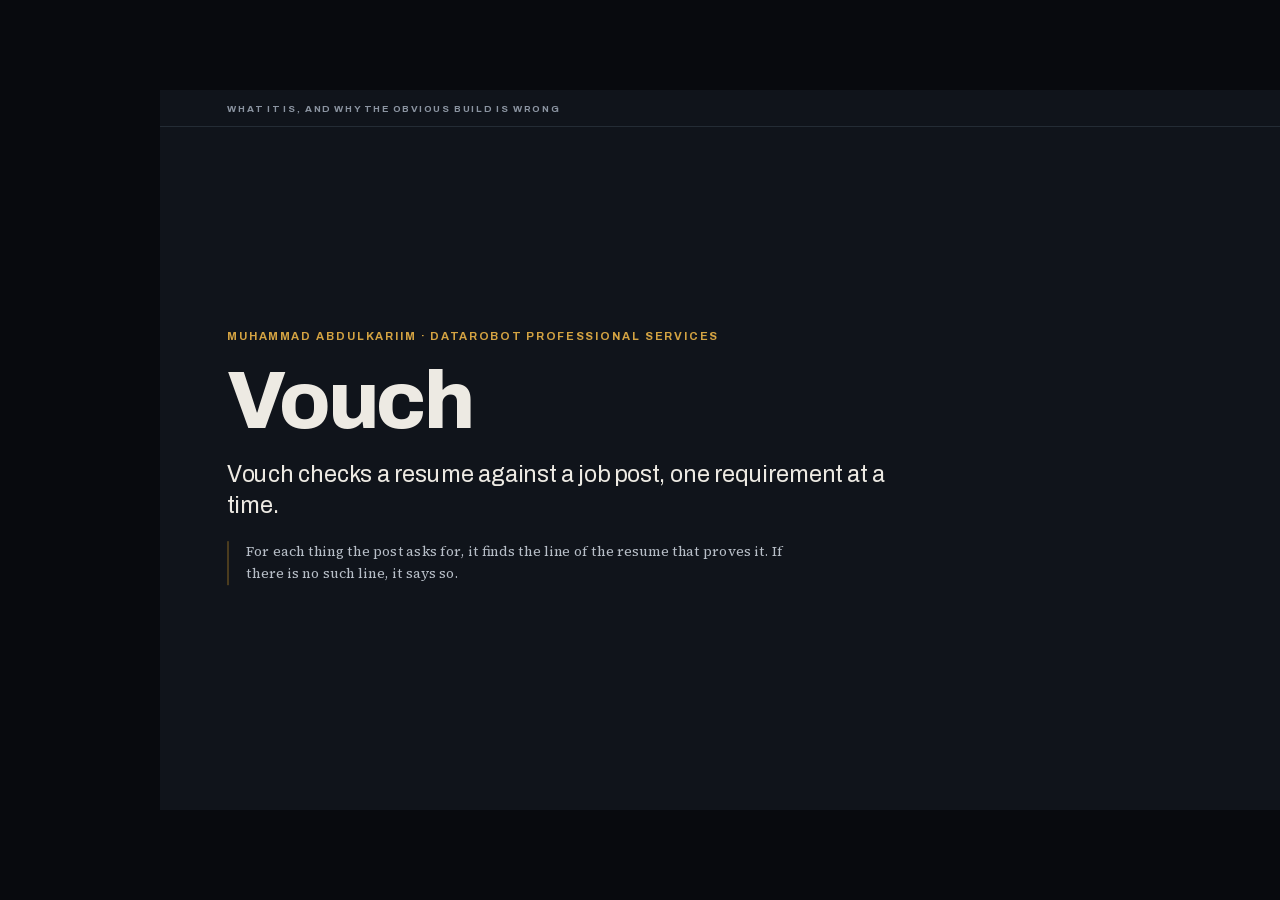
<file: docs/presentation/slides.html>
<!doctype html>
<html lang="en"><head><meta charset="utf-8"><meta name="viewport" content="width=1600"><title>Slides — Vouch</title>
<!-- Generated by build.py from slides.md. Do not edit this file. -->
<style>
@font-face{font-family:"Archivo";font-style:normal;font-weight:400 800;font-stretch:100%;font-display:block;src:url("[data-uri]") format("woff2")}
@font-face{font-family:"Source Serif 4";font-style:italic;font-weight:400;font-stretch:100%;font-display:block;src:url("[data-uri]") format("woff2")}
@font-face{font-family:"Source Serif 4";font-style:normal;font-weight:400 600;font-stretch:100%;font-display:block;src:url("[data-uri]") format("woff2")}
/* ============================================================================
   Vouch — design tokens
   ----------------------------------------------------------------------------
   Every value the UI uses. If you need one that is not in here, that is a bug
   in this file — say so. Do not invent one.

   Dark theme. There is no light theme and there is no toggle.

   Decision 0002: nothing leaves the machine. No web fonts, no CDN, no external
   asset. This file has no @import and no url() that points off disk.

   HOW THIS FILE IS ORGANISED
   ---------------------------------------------------------------------------
   Two layers, and you normally only touch the first:

     1. ROLES    --v-ink-2, --v-bg-1, --v-shown. Named for the job they do.
                 Reach for these. They are what the design is written in.

     2. STEPS    --v-ink-700, --v-bg-212. Named for their own lightness.
                 There when you are matching an artboard pixel for pixel and
                 the role you want does not exist yet. Every step below is
                 one that an artboard in design/canvas/ actually uses.

   A role is an alias for a step. They are never two different colours.
   ========================================================================= */

:root {

  /* ==========================================================================
     1 · GROUND AND INK
     ----------------------------------------------------------------------
     Cool near-black, hue 250. The contrast is deliberately pulled back:
     full white on near-black was too hard to read for long. --v-ink stops
     at 0.915, not 1.0, and the surfaces sit close together.

     Do not push these apart again.
     ====================================================================== */

  /* --- surfaces, the roles ---------------------------------------------- */
  --v-bg-0:        oklch(0.180 0.008 250);  /* app ground                    */
  --v-bg-1:        oklch(0.215 0.008 250);  /* panels, the header, cards     */
  --v-bg-2:        oklch(0.250 0.008 250);  /* quote blocks, filled fields   */
  --v-bg-3:        oklch(0.290 0.009 250);  /* hover, pressed                */

  /* --- surfaces, every step the artboards use ---------------------------- */
  --v-bg-190:      oklch(0.190 0.008 250);  /* a trough a control sits in    */
  --v-bg-205:      oklch(0.205 0.008 250);  /* an inset well: the drop zone,
                                               the empty paste box, the
                                               resume text                   */
  --v-bg-212:      oklch(0.212 0.008 250);  /* a row in a list, a table cell */
  --v-bg-225:      oklch(0.225 0.008 250);  /* the footer strip on a card    */
  --v-bg-232:      oklch(0.232 0.008 250);  /* the "write this" cell         */
  --v-bg-235:      oklch(0.235 0.008 250);  /* a chip on something waiting   */
  --v-bg-252:      oklch(0.252 0.008 250);  /* the quote block in the panel  */
  --v-bg-265:      oklch(0.265 0.008 250);  /* a chip on something settled   */

  /* --- lines ------------------------------------------------------------- */
  --v-line:        oklch(0.300 0.009 250);  /* dividers on the page          */
  --v-line-panel:  oklch(0.285 0.009 250);  /* dividers inside the panel.
                                               One step softer, because the
                                               panel is small and busy.      */
  --v-line-strong: oklch(0.400 0.011 250);  /* field borders, dashed drops   */
  --v-line-270:    oklch(0.270 0.009 250);  /* the border of a dead control  */
  --v-line-330:    oklch(0.330 0.010 250);  /* a quiet pill button           */
  --v-line-340:    oklch(0.340 0.010 250);  /* the paste box                 */
  --v-line-380:    oklch(0.380 0.011 250);  /* a second button in the panel  */

  /* --- ink, the roles ---------------------------------------------------- */
  --v-ink:         oklch(0.915 0.005 250);  /* primary text                  */
  --v-ink-2:       oklch(0.760 0.010 250);  /* explanations                  */
  --v-ink-3:       oklch(0.620 0.010 250);  /* labels, secondary notes       */
  --v-ink-4:       oklch(0.500 0.010 250);  /* waiting, disabled             */
  --v-ink-strong:  oklch(0.940 0.005 250);  /* the one sentence under the
                                               answer, and text on a wash    */
  --v-ink-on-light:oklch(0.180 0.008 250);  /* text on a --v-ink button.
                                               Same value as --v-bg-0.       */

  /* --- ink, every step the artboards use --------------------------------- */
  --v-ink-970:     oklch(0.970 0.004 250);  /* selected text                 */
  --v-ink-900:     oklch(0.900 0.005 250);  /* a line you are told to fix    */
  --v-ink-860:     oklch(0.860 0.008 250);  /* a second button's label       */
  --v-ink-800:     oklch(0.800 0.010 250);  /* the meta beside "Working"     */
  --v-ink-780:     oklch(0.780 0.010 250);  /* body inside a panel warning   */
  --v-ink-720:     oklch(0.720 0.010 250);  /* a count's label in the panel  */
  --v-ink-700:     oklch(0.700 0.010 250);  /* secondary prose on the page   */
  --v-ink-680:     oklch(0.680 0.010 250);  /* a note under an item          */
  --v-ink-660:     oklch(0.660 0.010 250);  /* the trace, before and after   */
  --v-ink-640:     oklch(0.640 0.010 250);  /* the "do not write this" cell  */
  --v-ink-600:     oklch(0.600 0.010 250);  /* small labels in the panel     */
  --v-ink-560:     oklch(0.560 0.010 250);  /* small labels on the page      */
  --v-ink-540:     oklch(0.540 0.010 250);  /* the faintest readable note    */
  --v-ink-520:     oklch(0.520 0.010 250);  /* the badge when it is asleep   */
  --v-ink-440:     oklch(0.440 0.010 250);  /* meta on a --v-ink button      */
  --v-ink-350:     oklch(0.350 0.010 250);  /* the mark on something not yet
                                               answered. Barely there.       */
  --v-ink-300:     oklch(0.300 0.010 250);  /* an unlit tick on the meter    */

  /* ==========================================================================
     2 · THE THREE ANSWERS. NEVER A FOURTH.
     ----------------------------------------------------------------------
     The mark carries the meaning: full bracket, half bracket, empty bracket.
     Colour is the second signal, never the only one. Test it with colour off.

     "Does not show" has no hue ON PURPOSE. Do not make it red. Nothing went
     wrong — the resume just does not say it.
     ====================================================================== */

  --v-shown:       oklch(0.790 0.125 160);
  --v-shown-wash:  oklch(0.238 0.016 160);  /* behind a quoted line          */

  --v-partly:      oklch(0.815 0.125 80);
  --v-partly-wash: oklch(0.242 0.016 80);

  --v-not:         oklch(0.620 0.010 250);  /* the same value as --v-ink-3   */
  --v-not-wash:    oklch(0.235 0.008 250);

  /* ==========================================================================
     3 · THE AGENT ACCENT (rose)
     ----------------------------------------------------------------------
     RESERVED. Rose means one thing: the app is working on this right now.
     When the run finishes, the rose leaves the screen.

     It is never an answer, never a plain button, never decoration.
     ====================================================================== */

  --v-agent:       oklch(0.760 0.130 330);  /* the bar, the dot, the mark    */
  --v-agent-bright:oklch(0.840 0.110 330);  /* text on a wash, link hover    */
  --v-agent-hover: oklch(0.700 0.130 330);  /* a link's underline on hover   */
  --v-agent-dim:   oklch(0.470 0.080 330);  /* the trace's left edge         */
  --v-agent-track: oklch(0.320 0.028 330);  /* the groove under the bar      */
  --v-agent-wash:  oklch(0.265 0.038 330);  /* the "working" callout         */
  --v-agent-row:   oklch(0.245 0.026 330);  /* the one row being worked on   */

  /* ==========================================================================
     4 · WHEN SOMETHING GOES WRONG
     ----------------------------------------------------------------------
     Red lives here and nowhere else. An answer is never red.
     ====================================================================== */

  --v-error:       oklch(0.780 0.130 25);   /* the heading, the status word  */
  --v-error-text:  oklch(0.800 0.020 25);   /* the detail line               */
  --v-error-line:  oklch(0.440 0.030 25);   /* "Start again" border          */
  --v-error-wash:  oklch(0.265 0.048 25);   /* the whole callout             */
  --v-error-code:  oklch(0.225 0.028 25);   /* the detail block, panel       */
  --v-error-code-page: oklch(0.215 0.022 25); /* the detail block, page.
                                               Darker: the page's callout
                                               is already a lighter wash.    */
  --v-ink-on-error: oklch(0.900 0.010 250); /* "Start again". --v-ink-900
                                               with a little more chroma, so
                                               it does not go flat and grey
                                               against the red wash.         */

  /* ==========================================================================
     5 · THE ANSWER MARK
     ----------------------------------------------------------------------
     Two brackets and a fill bar. Built from three absolutely-positioned
     pieces inside a square box: a left arm, a right arm, and a fill that
     rises from the bottom to 100% / 50% / 0%.

     The fill level is what survives greyscale and colour blindness.
     Three sizes, and each one has its own arm width and stroke. Do not
     scale one of the others with a transform — the stroke goes wrong.
     ====================================================================== */

  --v-mark-size:        18px;  /* the page                                   */
  --v-mark-arm:          5px;  /* width of each bracket arm                  */
  --v-mark-stroke:       2px;
  --v-mark-radius:       2px;  /* on the outer corners only                  */

  --v-mark-p-size:      15px;  /* the panel                                  */
  --v-mark-p-arm:        4px;
  --v-mark-p-stroke:     2px;
  --v-mark-p-radius:     2px;

  --v-mark-lg-size:     30px;  /* the foundations board, showing it off      */
  --v-mark-lg-arm:       9px;
  --v-mark-lg-stroke:    3px;
  --v-mark-lg-radius:    3px;

  --v-mark-quiet-opacity: 0.45;  /* an empty bracket used as an empty state  */

  /* ==========================================================================
     6 · TYPE
     ----------------------------------------------------------------------
     Three families. No file is fetched at runtime and none ships today, so
     every stack below resolves to a face already on the machine. That is
     what the artboards render with, and it is the intended look.

     To bundle real faces later: drop the .woff2 files in design/assets/fonts/
     and uncomment the @font-face block at the bottom of this file. Nothing
     else changes.

     THE MONO RULE, above every other type rule:
     --v-font-mono is for lines quoted out of the resume and the line-number
     gutter beside them. Nothing else. Not labels, not buttons, not counts,
     not filenames, not the agent trace. Mono means "this came out of your
     resume and we did not touch it."
     ====================================================================== */

  --v-font-display: "Vouch Slab", Rockwell, "Bookman Old Style", Georgia, serif;
  --v-font-ui:      "Vouch Sans", "Helvetica Neue", Helvetica, Arial, sans-serif;
  --v-font-mono:    "Vouch Mono", ui-monospace, "SF Mono", Menlo, Consolas, monospace;

  --v-weight-regular: 400;
  --v-weight-medium:  500;
  --v-weight-bold:    700;   /* the display face only. It has no other cut. */

  /* --- the page ---------------------------------------------------------- */
  --v-text-answer:  38px;  --v-lh-answer:  1.10;  /* "Worth applying."       */
  --v-text-display: 31px;  --v-lh-display: 1.15;  /* the page's own title    */
  --v-text-section: 23px;  --v-lh-section: 1.30;  /* section headings        */
  --v-text-count:   22px;  --v-lh-flat:    1;     /* a count, and the error
                                                     heading at 1.25         */
  --v-text-callout: 21px;                          /* a slab line in a card  */
  --v-text-live:    20px;                          /* the "working" headline */
  --v-text-lead:    18px;  --v-lh-lead:    1.55;  /* the one-sentence call   */
  --v-text-item:    17px;  --v-lh-item:    1.40;  /* one-line list items     */
  --v-text-note:    16px;  --v-lh-note:    1.50;  /* intro prose, the
                                                     wordmark, a job title   */
  --v-text-body:    15px;  --v-lh-body:    1.60;  /* explanations, buttons   */
  --v-text-small:   14px;                          /* a verdict word, a
                                                     back link, the trace    */
  --v-text-label:   12px;  --v-lh-label:   1.40;  /* small labels            */
  --v-text-quote:   13px;  --v-lh-quote:   1.70;  /* mono, word for word     */

  --v-lh-tight:     1.25;  /* the error heading, a two-line slab line        */
  --v-lh-resume:    1.95;  /* the resume, shown line by line with numbers    */

  /* --- the panel, 380px -------------------------------------------------- */
  --v-text-p-answer:  28px;
  --v-text-p-count:   36px;  /* the quick word match. The only big number
                                in the product, and it is not a score.       */
  --v-text-p-of:      20px;  /* the "of 9" beside it                         */
  --v-text-p-section: 17px;
  --v-text-p-body:    14px;  --v-lh-p-item: 1.45;
  --v-text-p-note:    13px;
  --v-text-p-label:   11px;
  --v-text-p-quote:   12px;  --v-lh-p-quote: 1.65;

  /* ==========================================================================
     7 · SPACE
     ----------------------------------------------------------------------
     A 4px base. This scale governs the gaps BETWEEN things. Padding inside
     a component is given on the component itself, in section 8 and on the
     artboards — a card's 22px/24px is a property of that card, not a step
     on a scale.

     Sections on the page are --v-s-7 apart. Give it room.
     ====================================================================== */

  --v-s-1:  4px;
  --v-s-2:  8px;
  --v-s-3: 12px;
  --v-s-4: 16px;
  --v-s-5: 22px;
  --v-s-6: 34px;
  --v-s-7: 52px;   /* between sections of the answer                         */
  --v-s-8: 72px;   /* between sections of the foundations board              */

  /* ==========================================================================
     8 · LAYOUT
     ----------------------------------------------------------------------
     The measurements you cannot derive from the scale.
     ====================================================================== */

  --v-page-max:      1240px;  /* the whole app                               */
  --v-answer-max:     760px;  /* the answer column. Prose caps tighter, in
                                 ch, on the element itself.                  */
  --v-setup-col:      332px;  /* the left rail where you set the run up      */
  --v-header-h:        60px;
  --v-page-pad-x:      44px;  /* the main column's own side padding          */
  --v-rail-pad-x:      28px;  /* the left rail's                             */
  --v-quote-edge:       3px;  /* the coloured left edge on a quote block     */

  --v-ext-width:      380px;  /* the panel. Chrome decides this, not us.     */
  --v-ext-pad-x:       18px;  /* leaves 344px of content. Design to that.    */
  --v-ext-toolbar-h:   38px;

  --v-badge-size:      16px;  /* the toolbar mark. Its real home.            */
  --v-badge-dot:        7px;  /* the rose dot that says "a job post is here" */

  /* ==========================================================================
     9 · RADIUS
     ----------------------------------------------------------------------
     Softened on purpose. This is a careful second opinion, not a terminal.
     ====================================================================== */

  --v-radius-1:    2px;   /* the mark's own corners, a progress bar          */
  --v-radius-tick: 4px;   /* a tick on the quick-match meter                 */
  --v-radius-2:    5px;   /* a control inside a control                      */
  --v-radius-tab:  7px;   /* a group of small buttons                        */
  --v-radius-3:    8px;   /* buttons, inputs, quote blocks                   */
  --v-radius-4:   10px;   /* cards, callouts, the browser toolbar strip      */
  --v-radius-5:   12px;   /* the panel itself                                */
  --v-radius-lg:   3px;   /* the large mark's corners                        */
  --v-radius-pill: 999px;

  /* ==========================================================================
     10 · MOTION
     ----------------------------------------------------------------------
     There is almost none, and all of it means the same thing: the app is
     working on this right now. Nothing animates once the run is finished.
     ====================================================================== */

  --v-dur-fast:        120ms;
  --v-dur-base:        200ms;
  --v-dur-pulse:      1500ms;  /* the mark and the live line, breathing      */
  --v-dur-sweep:      1700ms;  /* the bar on the page                        */
  --v-dur-sweep-p:    1200ms;  /* the bar in the panel. Smaller, so faster.  */
  --v-ease:           cubic-bezier(0.2, 0, 0.2, 1);

  /* ==========================================================================
     11 · FOCUS
     ----------------------------------------------------------------------
     One ring, everywhere, and it is never removed. Rose, because focus is
     the one other thing on screen that is about what is happening now.
     ====================================================================== */

  --v-focus-ring:   0 0 0 2px oklch(0.760 0.130 330 / 0.5);
  --v-focus-offset: 2px;
  --v-tap-min:      44px;   /* nothing clickable is smaller than this        */

  /* ==========================================================================
     12 · NOT OURS
     ----------------------------------------------------------------------
     These belong to the browser. They appear on the artboards so the panel
     can be seen in the place it actually lives. Never paint with them.
     ====================================================================== */

  --v-chrome-toolbar: oklch(0.245 0.006 250);  /* Chrome's toolbar           */
  --v-chrome-ground:  oklch(0.145 0.006 250);  /* the board behind a panel   */
}

/* ============================================================================
   Anyone who has asked their system to stop moving things gets no motion.
   This is not a preference we override. The rose still marks what is being
   worked on; it just stops breathing.
   ========================================================================= */
@media (prefers-reduced-motion: reduce) {
  :root {
    --v-dur-fast:     0ms;
    --v-dur-base:     0ms;
    --v-dur-pulse:    0ms;
    --v-dur-sweep:    0ms;
    --v-dur-sweep-p:  0ms;
  }
}

/* ============================================================================
   Bundled faces. No file ships today, so this stays commented and the stacks
   in section 6 fall through to what is already on the machine.

   To turn it on: put the four .woff2 files in design/assets/fonts/ and
   uncomment. Never point these at a URL.

@font-face { font-family:"Vouch Slab"; src:url("./assets/fonts/slab-700.woff2") format("woff2"); font-weight:700; font-display:block; }
@font-face { font-family:"Vouch Sans"; src:url("./assets/fonts/sans-400.woff2") format("woff2"); font-weight:400; font-display:block; }
@font-face { font-family:"Vouch Sans"; src:url("./assets/fonts/sans-500.woff2") format("woff2"); font-weight:500; font-display:block; }
@font-face { font-family:"Vouch Mono"; src:url("./assets/fonts/mono-400.woff2") format("woff2"); font-weight:400; font-display:block; }
   ========================================================================= */


/* ---- the deck's own palette. Not the product's; a deck is not an app ----- */
:root {
  --ink:        #10141B;   /* the slide                                      */
  --ink2:       #1A212B;   /* a block inside a slide                         */
  --paper:      #EDEAE3;   /* headline and strong text, warm off white       */
  --muted:      #8B94A1;   /* secondary text                                 */
  --signal:     #D4A342;   /* the accent                                     */
  --signal-dim: #5A4820;   /* the body block's left rule                     */
  --live:       #5E9E8F;   /* a second accent                                */
  --edge:       #2A323D;   /* borders, and the gaps a grid shows through     */
  --dim:        #6C7683;   /* a footnote, a slide number                     */
  --read:       #B8BFC8;   /* serif body copy                                */
  --k: 1;                  /* the stage's scale. The script sets it          */

  --ui:    "Archivo", system-ui, -apple-system, "Helvetica Neue", sans-serif;
  --serif: "Source Serif 4", Georgia, "Times New Roman", serif;
}

* { box-sizing: border-box; margin: 0; padding: 0; }

html, body {
  background: #080A0E;
  color: var(--paper);
  font-family: var(--ui);
  -webkit-font-smoothing: antialiased;
}
body { overflow: hidden; }

/* ---- the stage ----------------------------------------------------------
   A slide is a fixed 1600x900 rectangle, scaled to whatever window it is
   opened in. Laying out against a fixed size is the only way "does it fit"
   has an answer at all: a percentage cannot be checked.
   ------------------------------------------------------------------------ */

.slide { height: 100vh; display: grid; place-items: center; overflow: hidden; }

.stage {
  position: relative;
  width: 1600px;
  height: 900px;
  flex: none;
  transform: scale(var(--k));
  transform-origin: center center;
  background: var(--ink);
  padding: 94px 84px 74px;
  display: flex;
  flex-direction: column;
  justify-content: center;
  overflow: hidden;        /* a slide that does not fit is a content bug */
}

/* The part of the talk. It does not change slide to slide, so the room can
   see which movement it is in without being told. */
.hdr {
  position: absolute;
  top: 0; left: 0; right: 0;
  height: 46px;
  padding: 0 84px;
  display: flex;
  align-items: center;
  border-bottom: 1px solid var(--edge);
  color: var(--muted);
  font-size: 12px;
  font-weight: 700;
  letter-spacing: 0.16em;
  text-transform: uppercase;
}

.num {
  position: absolute;
  right: 84px; bottom: 24px;
  font-size: 12px;
  font-weight: 700;
  letter-spacing: 0.14em;
  color: #4E5764;
}

/* ---- the parts of a slide ----------------------------------------------- */

.kicker {
  margin-bottom: 24px;
  font-size: 14px;
  font-weight: 700;
  letter-spacing: 0.17em;
  text-transform: uppercase;
  color: var(--signal);
}

h1 {          /* the title slide only */
  font-size: 102px;
  font-weight: 800;
  line-height: 0.95;
  letter-spacing: -0.035em;
}

h2 {          /* every headline. The argument, read in one second */
  font-size: 58px;
  font-weight: 700;
  line-height: 1.05;
  letter-spacing: -0.027em;
  max-width: 24ch;
}

h3 { font-size: 23px; font-weight: 600; line-height: 1.18; }

/* A headline that follows anything is the punchline, not the title. It gets
   air above it, so the eye lands on it last and hardest. */
.flow > * + h2 { margin-top: 38px; }

/* The thesis: the sentence the room is meant to leave with. */
.lead { font-size: 29px; line-height: 1.36; max-width: 38ch; margin-top: 24px; }
.lead.wide { max-width: 52ch; }

/* The reasoning under the thesis. Serif and small on purpose: it is read, not
   glanced at, and it must not compete with the headline. */
.body {
  margin-top: 24px;
  padding-left: 22px;
  border-left: 2px solid var(--signal-dim);
  max-width: 78ch;
  font-family: var(--serif);
  font-size: 17.5px;
  line-height: 1.58;
  color: var(--read);
}
.body p + p { margin-top: 0.55em; }
.body strong { color: var(--paper); font-weight: 600; }

/* A source, a date, a caveat. Never the argument. */
.src {
  margin-top: 14px;
  font-family: var(--serif);
  font-style: italic;
  font-size: 15px;
  line-height: 1.45;
  color: var(--dim);
}
.src strong { font-style: normal; color: var(--muted); }
/* A box around a report number inside an italic footnote is one box too many.
   The footnote is already set apart; the code just stands upright. */
.src code { padding: 0; background: none; font-style: normal; color: var(--muted); }

/* The one line on a slide that matters, when it is not the headline. */
.hi { color: var(--signal); }
strong { color: var(--paper); font-weight: 700; }

/* ---- labelled blocks ----------------------------------------------------
   Two to four parts, each with a name. The room reads the names down the
   left and knows the shape of the slide before hearing a word of it.
   ------------------------------------------------------------------------ */

.stack { display: flex; flex-direction: column; margin-top: 24px; }
.row {
  display: flex;
  align-items: baseline;
  gap: 22px;
  padding: 13px 0;
  border-bottom: 1px solid var(--edge);
  font-size: 22px;
  line-height: 1.33;
}
.row .t {
  min-width: 230px;
  flex: none;
  font-size: 13px;
  font-weight: 700;
  letter-spacing: 0.13em;
  color: var(--muted);
}

ul { list-style: none; margin-top: 20px; }
li {
  padding: 9px 0;
  border-top: 1px solid var(--edge);
  font-size: 19px;
  line-height: 1.4;
  color: #C3CAD3;
}
li:first-child { border-top: none; }

/* Inline code stays in the UI face on purpose. tokens.css reserves mono for
   lines quoted out of a resume, and a library name is not one. */
code {
  padding: 0.08em 0.34em;
  background: var(--ink2);
  border-radius: 3px;
  color: var(--paper);
  font-family: inherit;
  font-size: 0.94em;
}

/* Slide 8's graph. Drawn with characters, so it must align. */
pre {
  margin-top: 24px;
  padding: 22px 24px;
  background: var(--ink2);
  border-left: 4px solid var(--signal-dim);
  font-family: var(--v-font-mono);
  font-size: 19px;
  line-height: 1.55;
  color: var(--read);
  overflow: hidden;
}

/* ---- the one table, on slide 6 ------------------------------------------
   The three answer colours are the product's own, out of tokens.css. They
   mean on this slide exactly what they mean in the demo twenty minutes
   later, so nothing here borrows them and nothing here overrides them.
   ------------------------------------------------------------------------ */

table {
  width: 100%;
  margin-top: 24px;
  border-collapse: collapse;
  font-size: 20px;
  background: var(--ink2);
}
th, td { padding: 13px 18px; text-align: left; line-height: 1.35; }
th {
  font-size: 13px;
  font-weight: 700;
  letter-spacing: 0.13em;
  text-transform: uppercase;
  color: var(--muted);
  border-bottom: 1px solid var(--edge);
}
td { color: var(--read); border-bottom: 1px solid var(--edge); }
tr:last-child td { border-bottom: none; }
th.v-shown  { color: var(--v-shown); }
th.v-partly { color: var(--v-partly); }
th.v-not    { color: var(--v-not); }

/* ---- presenting ---------------------------------------------------------
   Without the script the page is still the whole deck, scrolled. The script
   scales the stage and hides the other slides; it decides nothing.
   ------------------------------------------------------------------------ */
body.js { overflow: hidden; }
body.js .slide { display: none; }
body.js .slide.on { display: grid; }
body:not(.js) { overflow: auto; }

/* ---- Cmd+P: one slide per page, the backup that needs no browser -------- */
@media print {
  @page { size: 1600px 900px; margin: 0; }
  html, body { overflow: visible; background: #fff; }
  :root { --k: 1; }
  body.js .slide, body.js .slide.on, .slide {
    display: block;
    width: 1600px;
    height: 900px;
    break-after: page;
    page-break-after: always;
  }
  .stage {
    transform: none;
    -webkit-print-color-adjust: exact;
    print-color-adjust: exact;
  }
  .slide:last-child { break-after: auto; page-break-after: auto; }
}
</style></head>
<body><section class="slide" id="s1" aria-label="Slide 1"><div class="stage"><div class="hdr">What it is, and why the obvious build is wrong</div><div class="flow title"><p class="kicker">Muhammad Abdulkariim · DataRobot Professional Services</p><h1>Vouch</h1><p class="lead wide">Vouch checks a resume against a job post, one requirement at a time.</p><div class="body"><p>For each thing the post asks for, it finds the line of the resume that proves it. If there is no such line, it says so.</p></div></div><div class="num">01 / 16</div></div></section><section class="slide" id="s2" aria-label="Slide 2 — The problem"><div class="stage"><div class="hdr">What it is, and why the obvious build is wrong</div><div class="flow"><p class="kicker">The problem</p><div class="stack"><div class="row"><span class="t">THE POST</span><span>A job post asks for twenty-odd separate things.</span></div><div class="row"><span class="t">THE READER</span><span>A person reads it once and forms an impression.</span></div><div class="row"><span class="t">THE ANSWER</span><span>&quot;I think I am a good fit.&quot; Nothing was checked item by item.</span></div></div><h2>Nobody checks a job post. They read it once and guess.</h2><p class="lead">I built this because I am job hunting. <span class="hi">The demo runs on your job post.</span></p></div><div class="num">02 / 16</div></div></section><section class="slide" id="s3" aria-label="Slide 3 — Why the obvious build is wrong"><div class="stage"><div class="hdr">What it is, and why the obvious build is wrong</div><div class="flow"><p class="kicker">Why the obvious build is wrong</p><div class="stack"><div class="row"><span class="t">THE BUILD</span><span>One model call. The post and the resume go in together.</span></div><div class="row"><span class="t">WHAT IT SAYS</span><span>&quot;Yes. Strong match on Kubernetes.&quot;</span></div><div class="row"><span class="t">THE PROBLEM</span><span>The resume may not say Kubernetes anywhere.</span></div></div><h2>One model call answers. Nothing shows where it came from.</h2><p class="lead"><span class="hi">You cannot tell if the resume said it, or the model made it up.</span> Everything else in this project follows from that one sentence.</p></div><div class="num">03 / 16</div></div></section><section class="slide" id="s4" aria-label="Slide 4 — How the answer is made"><div class="stage"><div class="hdr">What it is, and why the obvious build is wrong</div><div class="flow"><p class="kicker">How the answer is made</p><div class="stack"><div class="row"><span class="t">THE RESUME</span><span>Never pasted into the prompt. It is split into numbered lines, and the agent searches it.</span></div><div class="row"><span class="t">THE MODEL</span><span>Sees the six lines it asked for. Not a document it can drift over.</span></div><div class="row"><span class="t">WHAT IT RETURNS</span><span>A line number and a verdict. No text of its own.</span></div><div class="row"><span class="t">THE QUOTE</span><span>Read back out of the file at that number, after the model is finished.</span></div></div><h2>So the model never writes the answer. It returns a line number.</h2><p class="lead"><span class="hi">The model has no way to write a quote. So it cannot invent one.</span></p><p class="src">Decided before the code was written: decision <code>0001</code>.</p></div><div class="num">04 / 16</div></div></section><section class="slide" id="s5" aria-label="Slide 5"><div class="stage"><div class="hdr">The live demo</div><div class="flow"><h2>DEMO</h2><div class="stack"><div class="row"><span class="t">FIRST</span><span>The extension, on a real job post. 45 seconds.</span></div><div class="row"><span class="t">THEN</span><span>The page, for the rest of the five minutes.</span></div></div><div class="body"><p>Nothing on this slide is read out. The clicks are in <code>demo-script.md</code>.</p></div></div><div class="num">05 / 16</div></div></section><section class="slide" id="s6" aria-label="Slide 6 — Reading the file"><div class="stage"><div class="hdr">Why it behaves the way it does</div><div class="flow"><p class="kicker">Reading the file</p><div class="body"><p>A quote has to be a real line. So where the lines break is not a detail. It is the answer. Two readers, same PDF: file order, or position on the page.</p></div><table><thead><tr><th>16 September</th><th>lines</th><th class="v-shown">evidenced</th><th class="v-partly">partly</th><th>the call</th></tr></thead><tbody><tr><td><code>pypdf</code></td><td>160</td><td>3</td><td>17</td><td><strong>weak</strong></td></tr><tr><td><code>pdfplumber</code></td><td><strong>51</strong></td><td><strong>6</strong></td><td><strong>13</strong></td><td><strong>worth applying</strong></td></tr></tbody></table><h2>So how the file is cut into lines decides the answer.</h2><p class="lead">The verdict changed. Nothing about the model did.</p><p class="src">Same resume, same post, same model. Runs minutes apart. Report <code>0020</code>.</p></div><div class="num">06 / 16</div></div></section><section class="slide" id="s7" aria-label="Slide 7 — Why this is an agent"><div class="stage"><div class="hdr">Why it behaves the way it does</div><div class="flow"><p class="kicker">Why this is an agent</p><h2>It is an agent for three reasons. Calling a model is not one of them.</h2><div class="stack"><div class="row"><span class="t">IT HAS TOOLS</span><span>It writes its own search terms, one requirement at a time.</span></div><div class="row"><span class="t">IT TAKES STEPS</span><span>It keeps state between them. The loop counts requirements, not model turns, so nothing stops early.</span></div><div class="row"><span class="t">IT GOES BACK</span><span>Up to three searches, and <span class="hi">it chooses when the first one found nothing.</span></span></div></div></div><div class="num">07 / 16</div></div></section><section class="slide" id="s8" aria-label="Slide 8 — Why LangGraph, and not the other four"><div class="stage"><div class="hdr">Why it behaves the way it does</div><div class="flow"><p class="kicker">Why LangGraph, and not the other four</p><h2>LangGraph, because the audit goes back.</h2><pre>extract → search → judge → verify ─┬→ retry ──→ search
                                   └→ advance → next requirement → report</pre><div class="stack"><div class="row"><span class="t">THE DECISION</span><span>An edge in the graph, not an <code>if</code> inside a node.</span></div><div class="row"><span class="t">THE CHECK</span><span><code>verify</code> always runs. It is not the model&#x27;s call.</span></div><div class="row"><span class="t">THE TRACE</span><span>LangGraph streams state node by node. <span class="hi">The trace is the demo.</span></span></div><div class="row"><span class="t">THE REST</span><span>FastAPI, <code>rank_bm25</code>, Groq — libraries. <strong>Not my code.</strong></span></div></div><p class="src">Over LangChain, CrewAI, Pydantic AI, LlamaIndex — and DSPy ReAct. Decision <code>0001</code>.</p></div><div class="num">08 / 16</div></div></section><section class="slide" id="s9" aria-label="Slide 9 — What it got wrong"><div class="stage"><div class="hdr">What it got wrong</div><div class="flow"><p class="kicker">What it got wrong</p><div class="stack"><div class="row"><span class="t">THE OLD TRIGGER</span><span>Go round again when the model reports its own evidence as weak.</span></div><div class="row"><span class="t">WHAT HAPPENED</span><span>Nothing. 0 of 21, 0 of 23, 0 of 21.</span></div><div class="row"><span class="t">THE BAD PART</span><span>It stayed silent on verdicts that were wrong — where the model&#x27;s own written reason said &quot;does not mention&quot;.</span></div></div><h2>The old retry asked the model to grade itself. It never fired.</h2><p class="src">Three real runs, 15 September. Decision <code>0007</code>.</p></div><div class="num">09 / 16</div></div></section><section class="slide" id="s10" aria-label="Slide 10 — The fix"><div class="stage"><div class="hdr">What it got wrong</div><div class="flow"><p class="kicker">The fix</p><h2>It fired three times. Nobody pressed anything.</h2><div class="stack"><div class="row"><span class="t">THE NEW TRIGGER</span><span>A first pass that found nothing, or a quote that failed its check. <span class="hi">Both are things I can see in the data.</span></span></div><div class="row"><span class="t">WHAT IT MOVED</span><span>One answer went from not evidenced to evidenced, on a line that was checked.</span></div><div class="row"><span class="t">WHAT I WATCHED FOR</span><span>No second pass talked itself into a match. Three stayed negative.</span></div></div><p class="src">Same post, 15 September. Report <code>0005</code>.</p></div><div class="num">10 / 16</div></div></section><section class="slide" id="s11" aria-label="Slide 11 — Three more things that are wrong"><div class="stage"><div class="hdr">What it got wrong</div><div class="flow"><p class="kicker">Three more things that are wrong</p><div class="stack"><div class="row"><span class="t">RANKING</span><span>Retrieval used to rank by word count, so <code>python</code> beat <code>fastapi</code>. It reported a gap that was not a gap. Fixed with BM25 — <code>rank_bm25</code>, <strong>a library, not my code</strong>.</span></div><div class="row"><span class="t">THE MIDDLE</span><span>About 60% of answers land in &quot;partly evidenced&quot;. It absorbs both ends. Known, not solved.</span></div><div class="row"><span class="t">NO BUDGET</span><span>Three searches per requirement is capped. How many requirements retry is not. One resume retried on 6 of 6.</span></div></div><h2>All three were found by running it, not by reading it.</h2><p class="src">Reports <code>0004</code>, <code>0021</code> and <code>0012</code>.</p></div><div class="num">11 / 16</div></div></section><section class="slide" id="s12" aria-label="Slide 12 — What I learned"><div class="stage"><div class="hdr">What I learned, and how it was built</div><div class="flow"><p class="kicker">What I learned</p><h2>Almost every model problem turned out to be a data problem.</h2><div class="stack"><div class="row"><span class="t">THE PDF</span><span>How the file was read moved the verdict from weak to worth applying. Slide 6.</span></div><div class="row"><span class="t">RETRIEVAL</span><span>Better ranking closed a gap that was not a gap.</span></div><div class="row"><span class="t">LINE BREAKS</span><span>Repairing them removed a false finding.</span></div></div><p class="lead"><span class="hi">The model never changed. Not once.</span> That is the thing I would carry into a customer deployment.</p></div><div class="num">12 / 16</div></div></section><section class="slide" id="s13" aria-label="Slide 13 — How it was built"><div class="stage"><div class="hdr">What I learned, and how it was built</div><div class="flow"><p class="kicker">How it was built</p><h2>I built this by directing agents, under a method I wrote first.</h2><div class="stack"><div class="row"><span class="t">THE LOOP</span><span>Brief, work, check, report, stop. Every piece, every time.</span></div><div class="row"><span class="t">THE GUARDRAILS</span><span>They refuse, not advise. A turn cannot end on a red check.</span></div><div class="row"><span class="t">WHAT IT CAUGHT</span><span>18 of 22 reports name something the brief got wrong.</span></div><div class="row"><span class="t">WHAT IT MISSED</span><span>The planning role offered to build, four times. <span class="hi">I caught it, not the kit.</span></span></div></div><div class="body"><p>I briefed it, I read every report, I rejected work. <code>docs/</code> is the handover: a brief, a decision record and a report for every piece of work.</p></div><p class="src">Counted 17 September, in report <code>0024</code>. <code>FORMWORK.md</code>, at the root.</p></div><div class="num">13 / 16</div></div></section><section class="slide" id="s14" aria-label="Slide 14 — What this really is"><div class="stage"><div class="hdr">What this really is, and where it goes</div><div class="flow"><p class="kicker">What this really is</p><h2>This is not a resume tool. It audits a document against a rulebook.</h2><div class="stack"><div class="row"><span class="t">THE RULEBOOK</span><span>A job post. Or a policy, a tender, a regulation.</span></div><div class="row"><span class="t">THE DOCUMENT</span><span>A resume. Or a contract, a filing, a submission.</span></div><div class="row"><span class="t">THE OUTPUT</span><span>One verdict per item, each carrying the line it came from — <span class="hi">or it says there is none.</span></span></div></div><div class="body"><p>I have shipped this shape before: a bilingual compliance engine, auditing documents against an uploaded rulebook, for regulated customers.</p></div></div><div class="num">14 / 16</div></div></section><section class="slide" id="s15" aria-label="Slide 15 — Why that is commercial"><div class="stage"><div class="hdr">What this really is, and where it goes</div><div class="flow"><p class="kicker">Why that is commercial</p><div class="stack"><div class="row"><span class="t">THE QUESTION</span><span>Every pilot dies on one sentence. &quot;How do I know it did not make that up?&quot;</span></div><div class="row"><span class="t">PROMPTING ANSWERS IT</span><span>With a probability. The model is told to behave, and usually does.</span></div><div class="row"><span class="t">THIS ANSWERS IT</span><span>With architecture. The model cannot write text at all.</span></div></div><h2>&quot;It cannot invent a citation&quot; is what makes a model usable in a regulated industry.</h2><p class="lead"><span class="hi">A guarantee you can point at beats a number you have to trust.</span></p></div><div class="num">15 / 16</div></div></section><section class="slide" id="s16" aria-label="Slide 16 — Scaling it, honestly"><div class="stage"><div class="hdr">What this really is, and where it goes</div><div class="flow"><p class="kicker">Scaling it, honestly</p><div class="stack"><div class="row"><span class="t">WHAT ALREADY WORKS</span><span>One document, one graph run, nothing shared. It is parallel by construction.</span></div><div class="row"><span class="t">THE BUSINESS CASE</span><span>A free local screen decides whether a paid call is worth making. At ten thousand documents, that is the whole argument.</span></div><div class="row"><span class="t">WHAT IT DOES NOT HAVE</span><span>An evaluation set with gold answers. Measured token cost. Durable orchestration. A human review gate. Per-tenant isolation.</span></div><div class="row"><span class="t">WHAT THE CUSTOMER KEEPS</span><span>A Professional Services engagement is judged by what the team can run after you leave. The briefs, the decisions and the reports are that handover — written as the work happened, because the method demanded it.</span></div></div><h2>Make the guarantee structural, not a promise.</h2><p class="lead">Vouch refuses to claim what it cannot evidence. The method refuses to let a turn end on a red check.</p></div><div class="num">16 / 16</div></div></section><script>
// The scale, the keys and the counter. Nothing else. If this never runs, the
// deck is still the whole deck, top to bottom, by scrolling.
(function () {
  var slides = [].slice.call(document.querySelectorAll('.slide'));
  if (!slides.length) return;
  function scale() {
    document.documentElement.style.setProperty(
      '--k', Math.min(window.innerWidth / 1600, window.innerHeight / 900));
  }
  scale();
  window.addEventListener('resize', scale);
  document.body.classList.add('js');
  var at = 0;
  function show(n) {
    at = Math.max(0, Math.min(slides.length - 1, n));
    slides.forEach(function (s, i) { s.classList.toggle('on', i === at); });
    if (location.hash !== '#s' + (at + 1)) history.replaceState(null, '', '#s' + (at + 1));
  }
  var m = /^#s(\d+)$/.exec(location.hash);
  show(m ? parseInt(m[1], 10) - 1 : 0);
  document.addEventListener('keydown', function (e) {
    var k = e.key;
    if (k === 'ArrowRight' || k === 'ArrowDown' || k === ' ' || k === 'PageDown') { show(at + 1); e.preventDefault(); }
    else if (k === 'ArrowLeft' || k === 'ArrowUp' || k === 'Backspace' || k === 'PageUp') { show(at - 1); e.preventDefault(); }
    else if (k === 'Home') { show(0); }
    else if (k === 'End') { show(slides.length - 1); }
    else if (k === 'f' || k === 'F') {
      if (document.fullscreenElement) document.exitFullscreen();
      else document.documentElement.requestFullscreen();
    }
  });
  document.addEventListener('click', function () { show(at + 1); });
})();
</script></body></html>
</file>
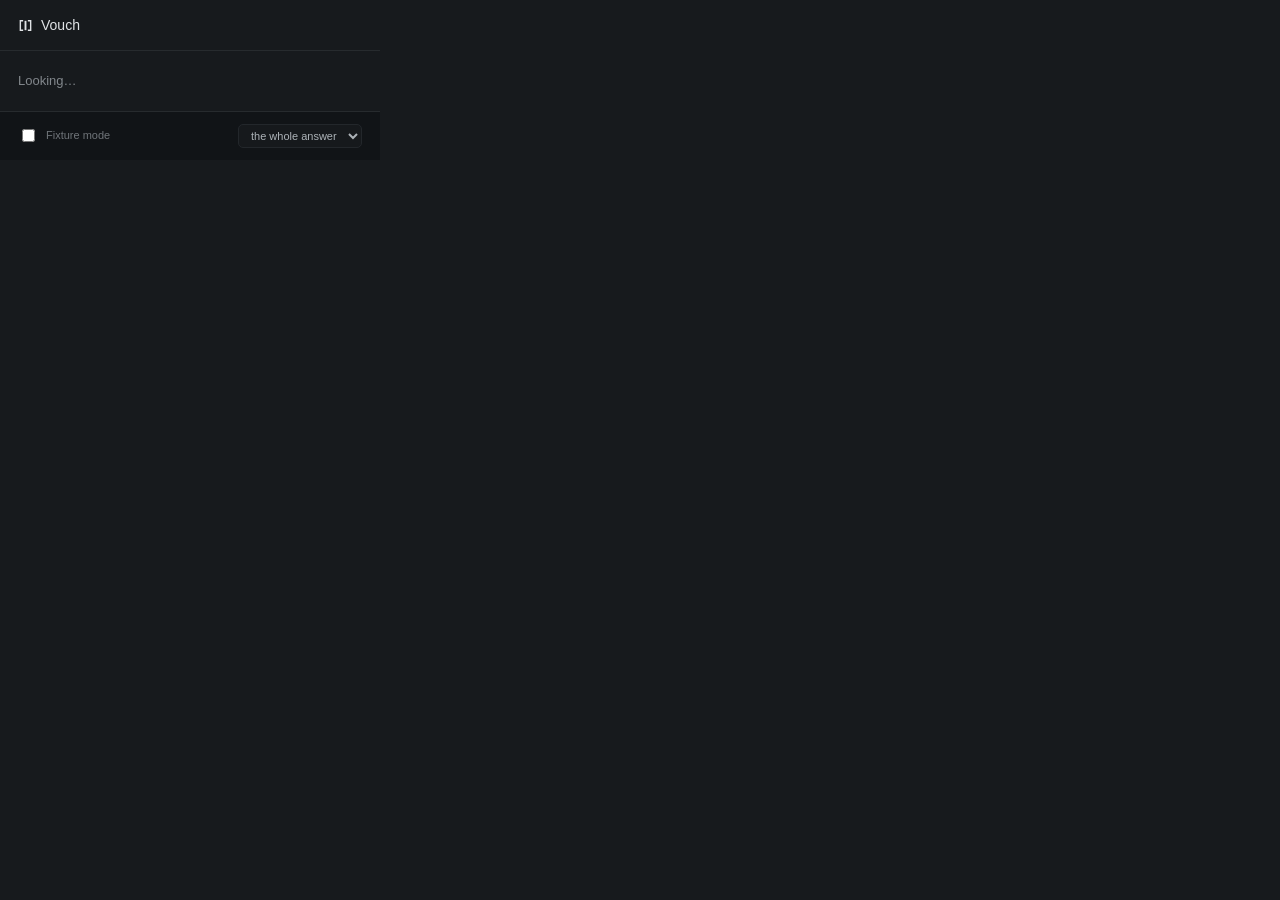
<file: extension/src/panel.html>
<!doctype html>
<html lang="en">
  <head>
    <meta charset="utf-8" />
    <link rel="stylesheet" href="panel.css" />
    <title>Vouch</title>
  </head>
  <body>
    <!-- The header strip is the only markup that survives every state. The
         mark is inline rather than an <img> so it inherits `color` and can go
         quiet with the rest of the panel when the app is not running. It is
         design/assets/favicon.svg's drawing without the baked tile, because
         here it has a surface to sit on. -->
    <header class="bar">
      <svg class="logo" viewBox="0 0 16 16" role="img" aria-label="Vouch">
        <path d="M5.5 3 H2.5 V13 H5.5" fill="none" stroke="currentColor" stroke-width="1.5" />
        <path d="M10.5 3 H13.5 V13 H10.5" fill="none" stroke="currentColor" stroke-width="1.5" />
        <rect x="7" y="3" width="2" height="10" fill="currentColor" />
      </svg>
      <span class="wordmark">Vouch</span>
      <span class="spacer"></span>
      <span id="flag" class="flag" hidden>FIXTURES</span>
      <span id="bar-note" class="bar-note"></span>
    </header>

    <main id="panel" aria-live="polite">
      <div class="sec"><p class="quiet pad-0">Looking…</p></div>
    </main>

    <!-- Never hidden. Fixture mode is a switch a person flips, never an
         automatic fallback, so which way it is set has to be visible. -->
    <footer class="devbar">
      <label class="switch">
        <input type="checkbox" id="fixture-toggle" />
        <span>Fixture mode</span>
      </label>
      <select id="fixture-case" aria-label="Which fixture to show">
        <option value="full">the whole answer</option>
        <option value="no-blockers">nothing missing</option>
        <option value="quick-match">word match only</option>
        <option value="no-resume">no resume saved</option>
      </select>
    </footer>

    <script type="module" src="panel.js"></script>
  </body>
</html>
</file>
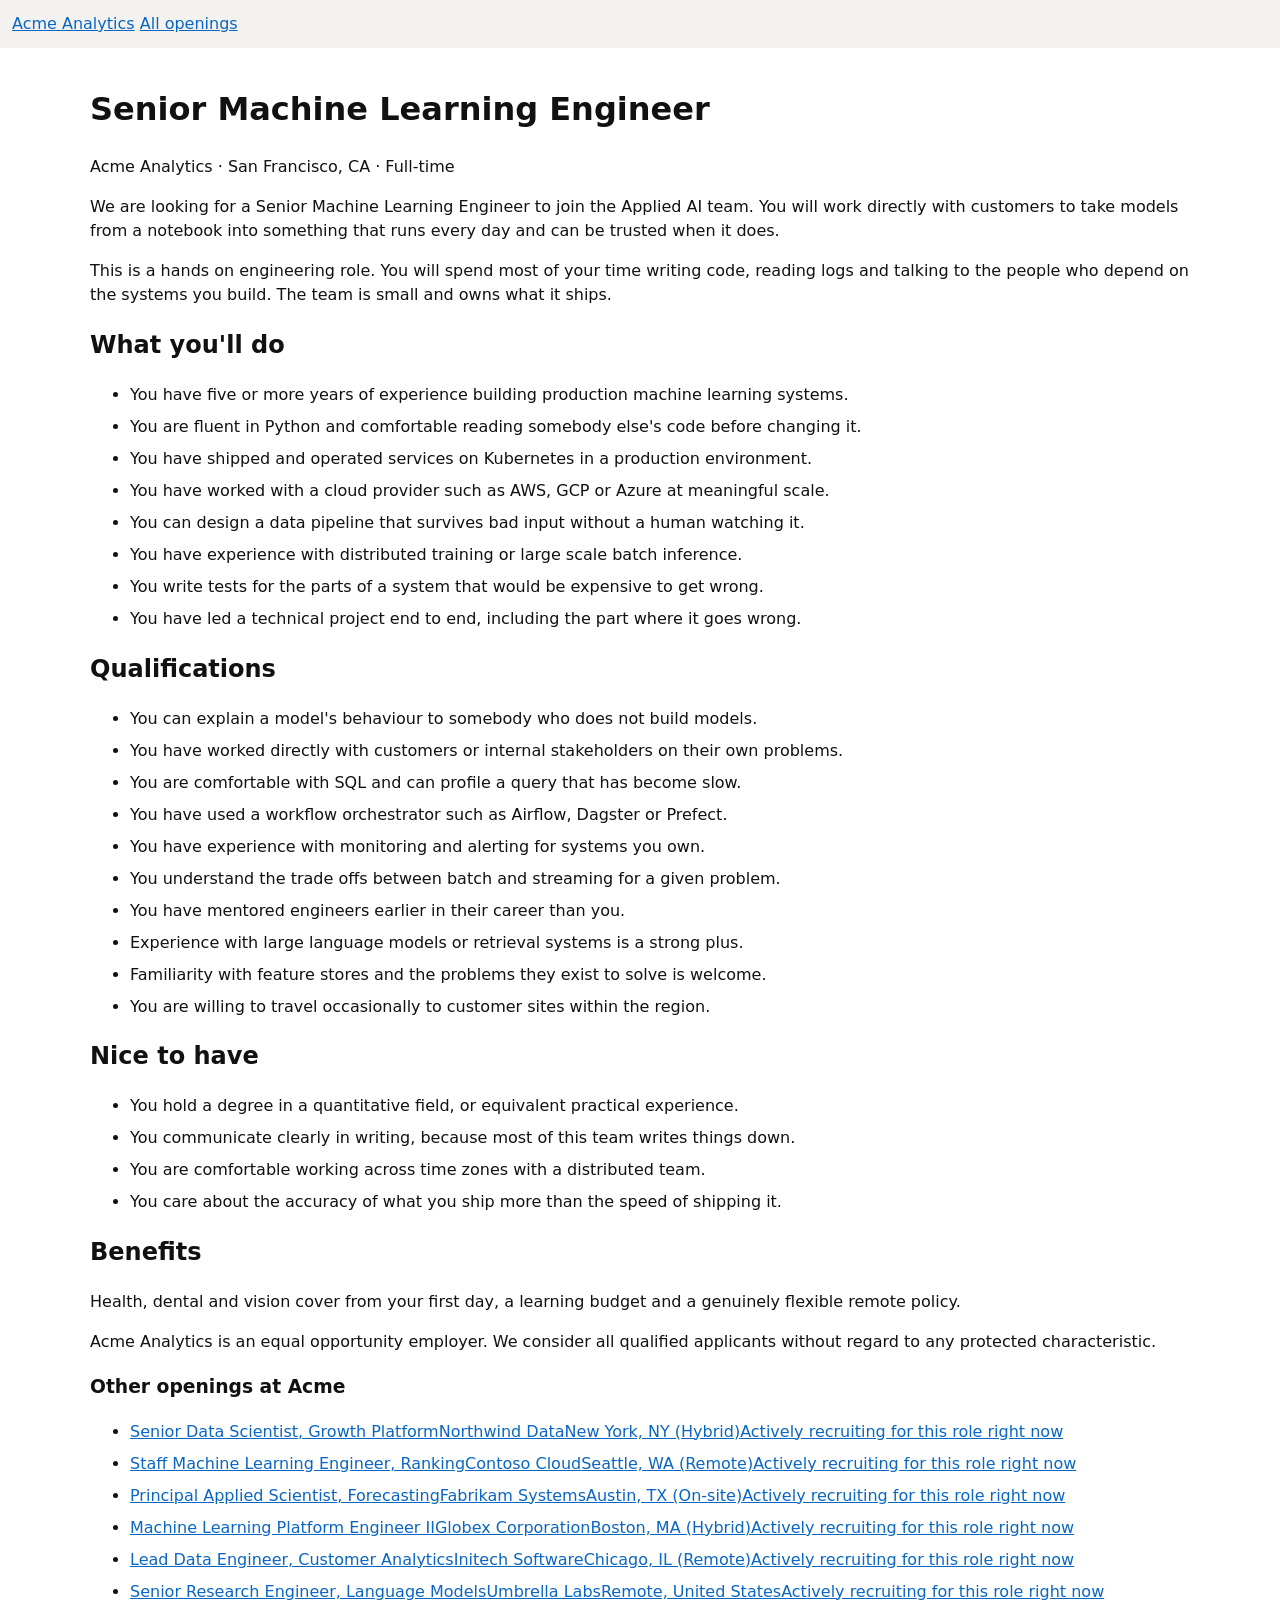
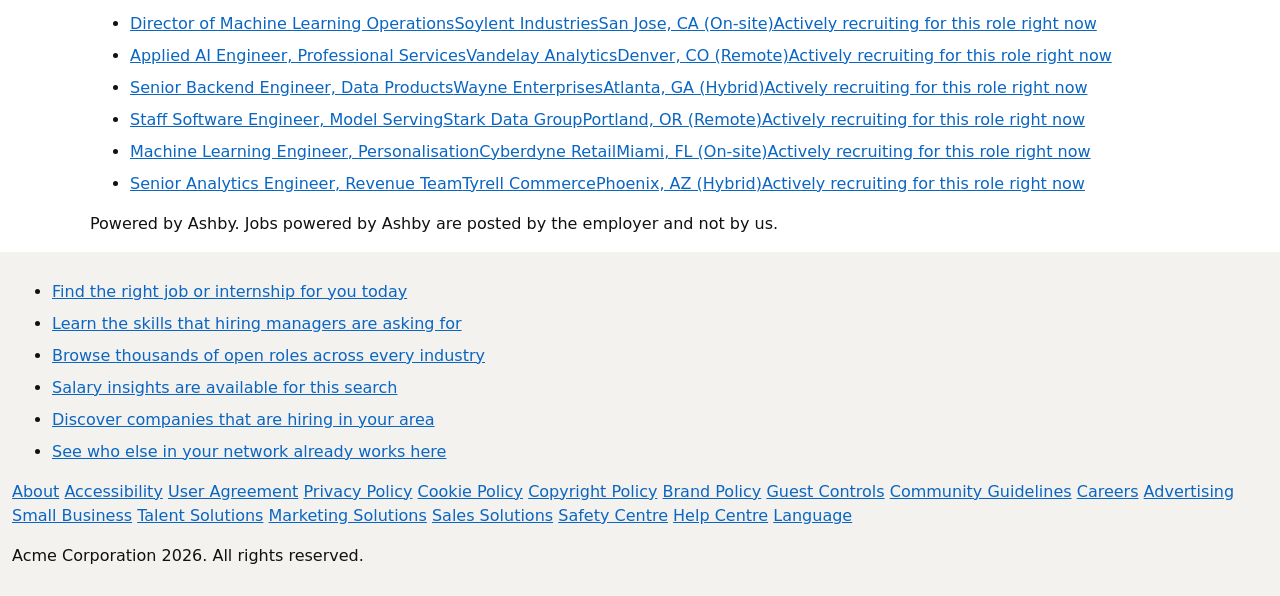
<file: extension/tools/browser/pages/ashby-shaped.html>
<!doctype html><html lang="en"><head><meta charset="utf-8"><title>Senior Machine Learning Engineer @ Acme Analytics</title><style>
body{font:16px/1.5 system-ui;margin:0;color:#111}
a{color:#0a66c2}
nav,header,footer{background:#f3f2ef;padding:12px}
.rail{float:right;width:300px}
.wrap{max-width:1100px;margin:0 auto;padding:16px}
li{margin:8px 0}
</style></head><body><header><a href="/">Acme Analytics</a> <a href="/careers">All openings</a></header><main class="wrap"><div class="ashby-job-posting">
      <h1>Senior Machine Learning Engineer</h1>
      <p>Acme Analytics · San Francisco, CA · Full-time</p>
      <p>We are looking for a Senior Machine Learning Engineer to join the
Applied AI team. You will work directly with customers to take models from a
notebook into something that runs every day and can be trusted when it does.</p>
<p>This is a hands on engineering role. You will spend most of your time
writing code, reading logs and talking to the people who depend on the systems
you build. The team is small and owns what it ships.</p>
      <h2>What you'll do</h2>
      <ul><li>You have five or more years of experience building production machine learning systems.</li>
<li>You are fluent in Python and comfortable reading somebody else's code before changing it.</li>
<li>You have shipped and operated services on Kubernetes in a production environment.</li>
<li>You have worked with a cloud provider such as AWS, GCP or Azure at meaningful scale.</li>
<li>You can design a data pipeline that survives bad input without a human watching it.</li>
<li>You have experience with distributed training or large scale batch inference.</li>
<li>You write tests for the parts of a system that would be expensive to get wrong.</li>
<li>You have led a technical project end to end, including the part where it goes wrong.</li></ul>
      <h2>Qualifications</h2>
      <ul><li>You can explain a model's behaviour to somebody who does not build models.</li>
<li>You have worked directly with customers or internal stakeholders on their own problems.</li>
<li>You are comfortable with SQL and can profile a query that has become slow.</li>
<li>You have used a workflow orchestrator such as Airflow, Dagster or Prefect.</li>
<li>You have experience with monitoring and alerting for systems you own.</li>
<li>You understand the trade offs between batch and streaming for a given problem.</li>
<li>You have mentored engineers earlier in their career than you.</li>
<li>Experience with large language models or retrieval systems is a strong plus.</li>
<li>Familiarity with feature stores and the problems they exist to solve is welcome.</li>
<li>You are willing to travel occasionally to customer sites within the region.</li></ul>
      <h2>Nice to have</h2>
      <ul><li>You hold a degree in a quantitative field, or equivalent practical experience.</li>
<li>You communicate clearly in writing, because most of this team writes things down.</li>
<li>You are comfortable working across time zones with a distributed team.</li>
<li>You care about the accuracy of what you ship more than the speed of shipping it.</li></ul>
      <h2>Benefits</h2>
      <p>Health, dental and vision cover from your first day, a learning budget
      and a genuinely flexible remote policy.</p>
      <p>Acme Analytics is an equal opportunity employer. We consider all
      qualified applicants without regard to any protected characteristic.</p>
</div><section class="other-openings"><h3>Other openings at Acme</h3><ul><li class="card"><a href="/jobs/view/400000001"><span>Senior Data Scientist, Growth Platform</span><span>Northwind Data</span><span>New York, NY (Hybrid)</span><span>Actively recruiting for this role right now</span></a></li>
<li class="card"><a href="/jobs/view/400000002"><span>Staff Machine Learning Engineer, Ranking</span><span>Contoso Cloud</span><span>Seattle, WA (Remote)</span><span>Actively recruiting for this role right now</span></a></li>
<li class="card"><a href="/jobs/view/400000003"><span>Principal Applied Scientist, Forecasting</span><span>Fabrikam Systems</span><span>Austin, TX (On-site)</span><span>Actively recruiting for this role right now</span></a></li>
<li class="card"><a href="/jobs/view/400000004"><span>Machine Learning Platform Engineer II</span><span>Globex Corporation</span><span>Boston, MA (Hybrid)</span><span>Actively recruiting for this role right now</span></a></li>
<li class="card"><a href="/jobs/view/400000005"><span>Lead Data Engineer, Customer Analytics</span><span>Initech Software</span><span>Chicago, IL (Remote)</span><span>Actively recruiting for this role right now</span></a></li>
<li class="card"><a href="/jobs/view/400000006"><span>Senior Research Engineer, Language Models</span><span>Umbrella Labs</span><span>Remote, United States</span><span>Actively recruiting for this role right now</span></a></li>
<li class="card"><a href="/jobs/view/400000007"><span>Director of Machine Learning Operations</span><span>Soylent Industries</span><span>San Jose, CA (On-site)</span><span>Actively recruiting for this role right now</span></a></li>
<li class="card"><a href="/jobs/view/400000008"><span>Applied AI Engineer, Professional Services</span><span>Vandelay Analytics</span><span>Denver, CO (Remote)</span><span>Actively recruiting for this role right now</span></a></li>
<li class="card"><a href="/jobs/view/400000009"><span>Senior Backend Engineer, Data Products</span><span>Wayne Enterprises</span><span>Atlanta, GA (Hybrid)</span><span>Actively recruiting for this role right now</span></a></li>
<li class="card"><a href="/jobs/view/400000010"><span>Staff Software Engineer, Model Serving</span><span>Stark Data Group</span><span>Portland, OR (Remote)</span><span>Actively recruiting for this role right now</span></a></li>
<li class="card"><a href="/jobs/view/400000011"><span>Machine Learning Engineer, Personalisation</span><span>Cyberdyne Retail</span><span>Miami, FL (On-site)</span><span>Actively recruiting for this role right now</span></a></li>
<li class="card"><a href="/jobs/view/400000012"><span>Senior Analytics Engineer, Revenue Team</span><span>Tyrell Commerce</span><span>Phoenix, AZ (Hybrid)</span><span>Actively recruiting for this role right now</span></a></li></ul></section><div class="powered">Powered by Ashby. Jobs powered by Ashby are posted by the employer and not by us.</div></main><footer><ul><li><a href="/x">Find the right job or internship for you today</a></li>
<li><a href="/x">Learn the skills that hiring managers are asking for</a></li>
<li><a href="/x">Browse thousands of open roles across every industry</a></li>
<li><a href="/x">Salary insights are available for this search</a></li>
<li><a href="/x">Discover companies that are hiring in your area</a></li>
<li><a href="/x">See who else in your network already works here</a></li></ul><div><a href="/About">About</a> <a href="/Accessibility">Accessibility</a> <a href="/User Agreement">User Agreement</a> <a href="/Privacy Policy">Privacy Policy</a> <a href="/Cookie Policy">Cookie Policy</a> <a href="/Copyright Policy">Copyright Policy</a> <a href="/Brand Policy">Brand Policy</a> <a href="/Guest Controls">Guest Controls</a> <a href="/Community Guidelines">Community Guidelines</a> <a href="/Careers">Careers</a> <a href="/Advertising">Advertising</a> <a href="/Small Business">Small Business</a> <a href="/Talent Solutions">Talent Solutions</a> <a href="/Marketing Solutions">Marketing Solutions</a> <a href="/Sales Solutions">Sales Solutions</a> <a href="/Safety Centre">Safety Centre</a> <a href="/Help Centre">Help Centre</a> <a href="/Language">Language</a></div><p>Acme Corporation 2026. All rights reserved.</p></footer></body></html>
</file>
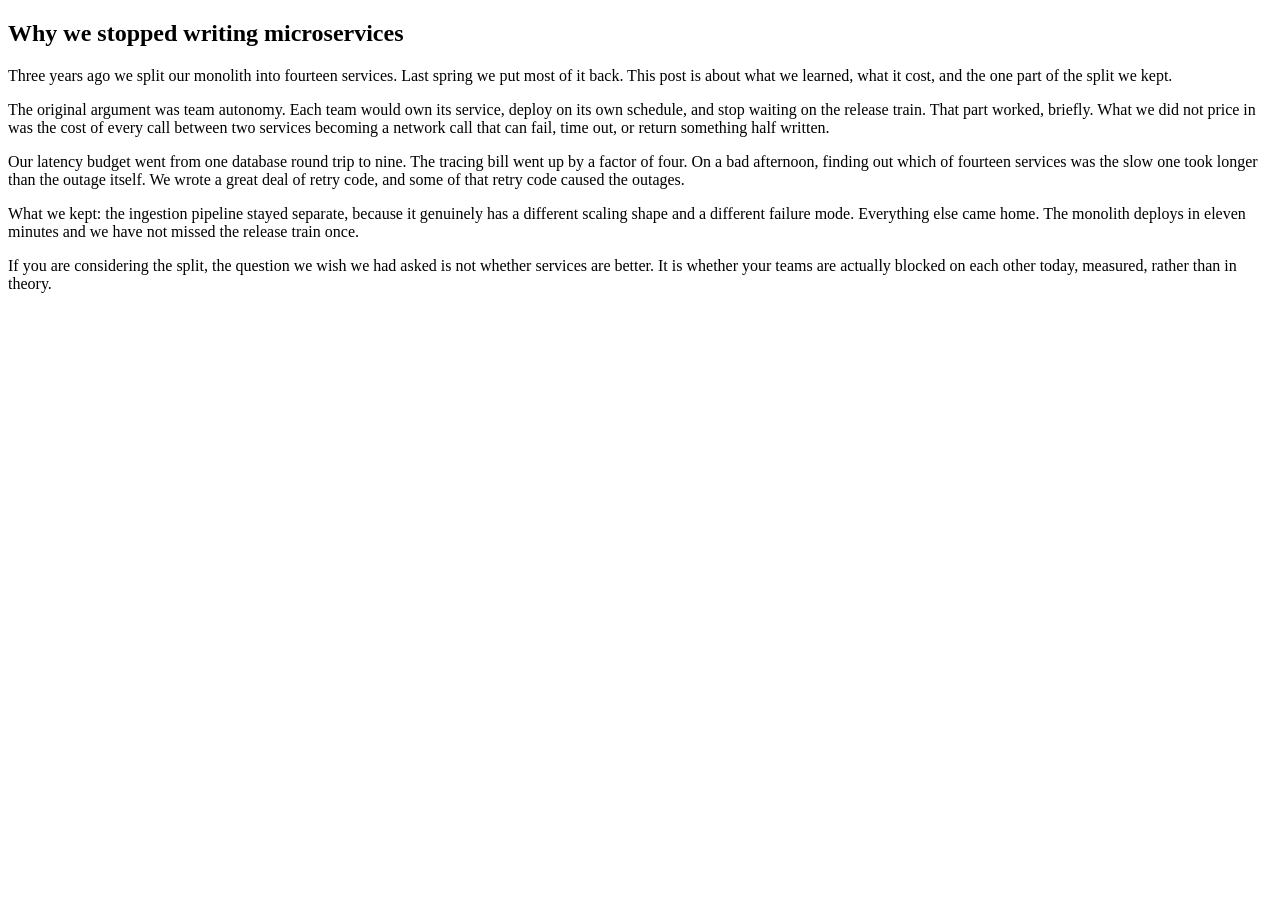
<file: extension/tools/browser/pages/blog.html>
<!doctype html><html><head><meta charset="utf-8"><title>Why we stopped writing microservices</title></head>
<body><article><h1>Why we stopped writing microservices</h1>
<p>Three years ago we split our monolith into fourteen services. Last spring we put most of it back. This post is about what we learned, what it cost, and the one part of the split we kept.</p>
<p>The original argument was team autonomy. Each team would own its service, deploy on its own schedule, and stop waiting on the release train. That part worked, briefly. What we did not price in was the cost of every call between two services becoming a network call that can fail, time out, or return something half written.</p>
<p>Our latency budget went from one database round trip to nine. The tracing bill went up by a factor of four. On a bad afternoon, finding out which of fourteen services was the slow one took longer than the outage itself. We wrote a great deal of retry code, and some of that retry code caused the outages.</p>
<p>What we kept: the ingestion pipeline stayed separate, because it genuinely has a different scaling shape and a different failure mode. Everything else came home. The monolith deploys in eleven minutes and we have not missed the release train once.</p>
<p>If you are considering the split, the question we wish we had asked is not whether services are better. It is whether your teams are actually blocked on each other today, measured, rather than in theory.</p>
</article></body></html>
</file>
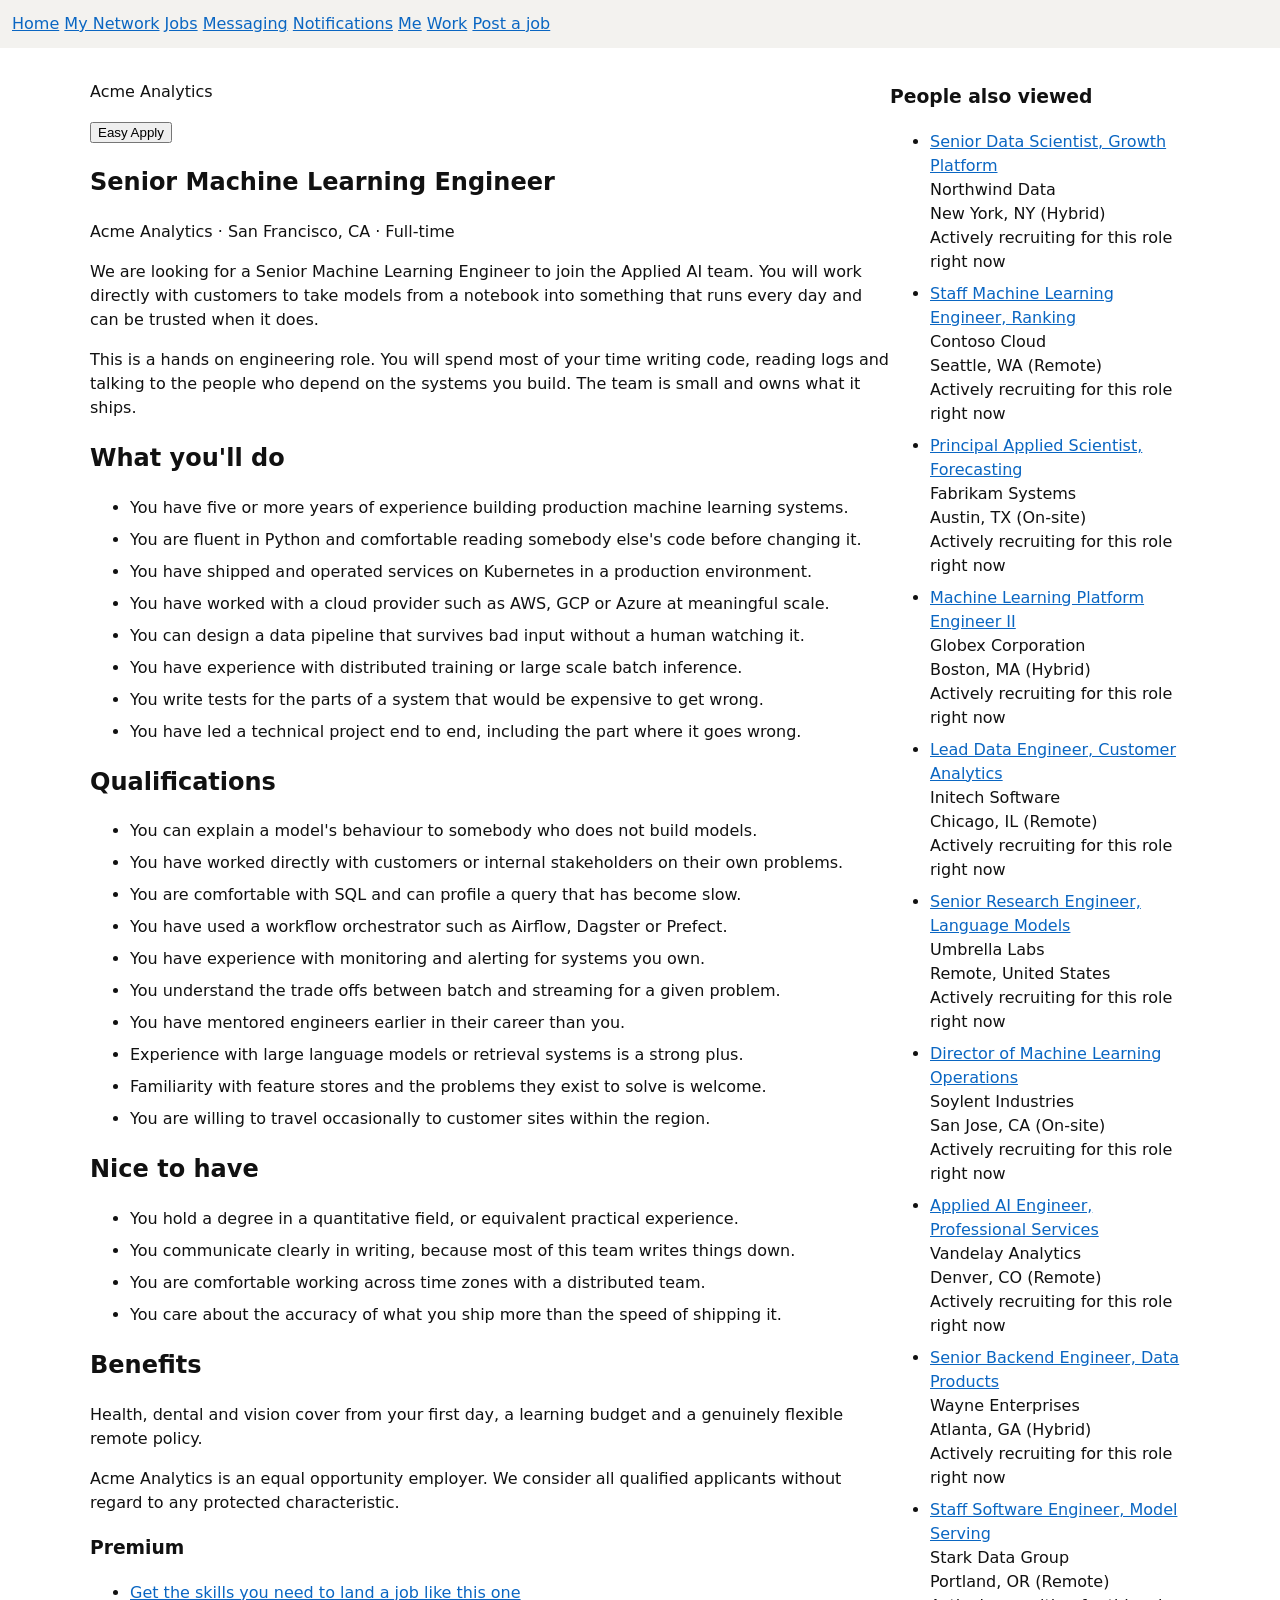
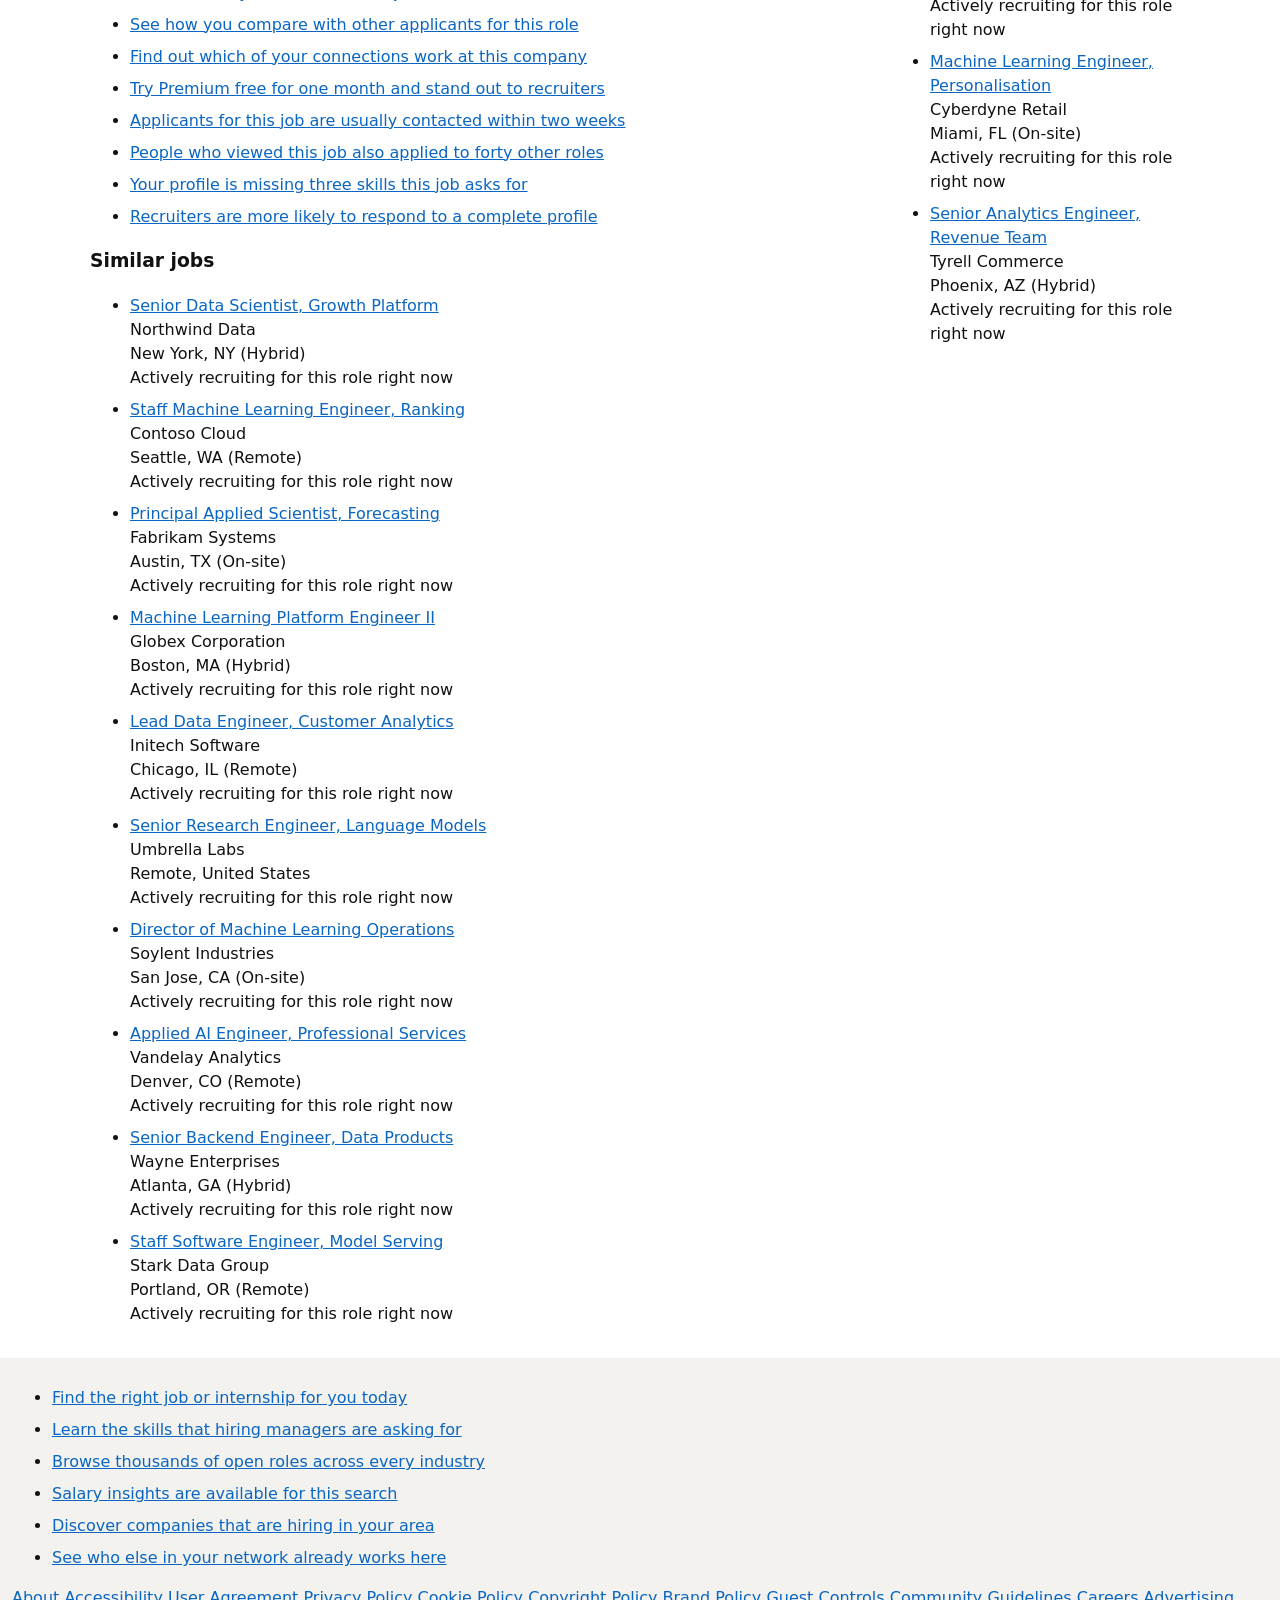
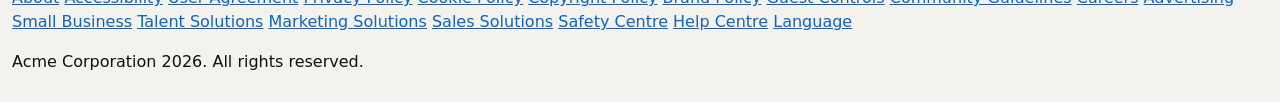
<file: extension/tools/browser/pages/cards-not-linked.html>
<!doctype html><html lang="en"><head><meta charset="utf-8"><title>Senior Machine Learning Engineer | Acme Analytics | LinkedIn</title><style>
body{font:16px/1.5 system-ui;margin:0;color:#111}
a{color:#0a66c2}
nav,header,footer{background:#f3f2ef;padding:12px}
.rail{float:right;width:300px}
.wrap{max-width:1100px;margin:0 auto;padding:16px}
li{margin:8px 0}
</style></head><body><nav><a href="/Home">Home</a> <a href="/My Network">My Network</a> <a href="/Jobs">Jobs</a> <a href="/Messaging">Messaging</a> <a href="/Notifications">Notifications</a> <a href="/Me">Me</a> <a href="/Work">Work</a> <a href="/Post a job">Post a job</a></nav><div class="wrap"><div class="rail"><h3>People also viewed</h3><ul><li class="card"><a href="/jobs/view/400000001">Senior Data Scientist, Growth Platform</a><div>Northwind Data</div><div>New York, NY (Hybrid)</div><div>Actively recruiting for this role right now</div></li>
<li class="card"><a href="/jobs/view/400000002">Staff Machine Learning Engineer, Ranking</a><div>Contoso Cloud</div><div>Seattle, WA (Remote)</div><div>Actively recruiting for this role right now</div></li>
<li class="card"><a href="/jobs/view/400000003">Principal Applied Scientist, Forecasting</a><div>Fabrikam Systems</div><div>Austin, TX (On-site)</div><div>Actively recruiting for this role right now</div></li>
<li class="card"><a href="/jobs/view/400000004">Machine Learning Platform Engineer II</a><div>Globex Corporation</div><div>Boston, MA (Hybrid)</div><div>Actively recruiting for this role right now</div></li>
<li class="card"><a href="/jobs/view/400000005">Lead Data Engineer, Customer Analytics</a><div>Initech Software</div><div>Chicago, IL (Remote)</div><div>Actively recruiting for this role right now</div></li>
<li class="card"><a href="/jobs/view/400000006">Senior Research Engineer, Language Models</a><div>Umbrella Labs</div><div>Remote, United States</div><div>Actively recruiting for this role right now</div></li>
<li class="card"><a href="/jobs/view/400000007">Director of Machine Learning Operations</a><div>Soylent Industries</div><div>San Jose, CA (On-site)</div><div>Actively recruiting for this role right now</div></li>
<li class="card"><a href="/jobs/view/400000008">Applied AI Engineer, Professional Services</a><div>Vandelay Analytics</div><div>Denver, CO (Remote)</div><div>Actively recruiting for this role right now</div></li>
<li class="card"><a href="/jobs/view/400000009">Senior Backend Engineer, Data Products</a><div>Wayne Enterprises</div><div>Atlanta, GA (Hybrid)</div><div>Actively recruiting for this role right now</div></li>
<li class="card"><a href="/jobs/view/400000010">Staff Software Engineer, Model Serving</a><div>Stark Data Group</div><div>Portland, OR (Remote)</div><div>Actively recruiting for this role right now</div></li>
<li class="card"><a href="/jobs/view/400000011">Machine Learning Engineer, Personalisation</a><div>Cyberdyne Retail</div><div>Miami, FL (On-site)</div><div>Actively recruiting for this role right now</div></li>
<li class="card"><a href="/jobs/view/400000012">Senior Analytics Engineer, Revenue Team</a><div>Tyrell Commerce</div><div>Phoenix, AZ (Hybrid)</div><div>Actively recruiting for this role right now</div></li></ul></div><main><article><div class="top-card"><p>Acme Analytics</p><form><button>Easy Apply</button></form></div><div class="jd-body">
      <h1>Senior Machine Learning Engineer</h1>
      <p>Acme Analytics · San Francisco, CA · Full-time</p>
      <p>We are looking for a Senior Machine Learning Engineer to join the
Applied AI team. You will work directly with customers to take models from a
notebook into something that runs every day and can be trusted when it does.</p>
<p>This is a hands on engineering role. You will spend most of your time
writing code, reading logs and talking to the people who depend on the systems
you build. The team is small and owns what it ships.</p>
      <h2>What you'll do</h2>
      <ul><li>You have five or more years of experience building production machine learning systems.</li>
<li>You are fluent in Python and comfortable reading somebody else's code before changing it.</li>
<li>You have shipped and operated services on Kubernetes in a production environment.</li>
<li>You have worked with a cloud provider such as AWS, GCP or Azure at meaningful scale.</li>
<li>You can design a data pipeline that survives bad input without a human watching it.</li>
<li>You have experience with distributed training or large scale batch inference.</li>
<li>You write tests for the parts of a system that would be expensive to get wrong.</li>
<li>You have led a technical project end to end, including the part where it goes wrong.</li></ul>
      <h2>Qualifications</h2>
      <ul><li>You can explain a model's behaviour to somebody who does not build models.</li>
<li>You have worked directly with customers or internal stakeholders on their own problems.</li>
<li>You are comfortable with SQL and can profile a query that has become slow.</li>
<li>You have used a workflow orchestrator such as Airflow, Dagster or Prefect.</li>
<li>You have experience with monitoring and alerting for systems you own.</li>
<li>You understand the trade offs between batch and streaming for a given problem.</li>
<li>You have mentored engineers earlier in their career than you.</li>
<li>Experience with large language models or retrieval systems is a strong plus.</li>
<li>Familiarity with feature stores and the problems they exist to solve is welcome.</li>
<li>You are willing to travel occasionally to customer sites within the region.</li></ul>
      <h2>Nice to have</h2>
      <ul><li>You hold a degree in a quantitative field, or equivalent practical experience.</li>
<li>You communicate clearly in writing, because most of this team writes things down.</li>
<li>You are comfortable working across time zones with a distributed team.</li>
<li>You care about the accuracy of what you ship more than the speed of shipping it.</li></ul>
      <h2>Benefits</h2>
      <p>Health, dental and vision cover from your first day, a learning budget
      and a genuinely flexible remote policy.</p>
      <p>Acme Analytics is an equal opportunity employer. We consider all
      qualified applicants without regard to any protected characteristic.</p>
</div><section class="upsell"><h3>Premium</h3><ul><li><a href="/premium">Get the skills you need to land a job like this one</a></li>
<li><a href="/premium">See how you compare with other applicants for this role</a></li>
<li><a href="/premium">Find out which of your connections work at this company</a></li>
<li><a href="/premium">Try Premium free for one month and stand out to recruiters</a></li>
<li><a href="/premium">Applicants for this job are usually contacted within two weeks</a></li>
<li><a href="/premium">People who viewed this job also applied to forty other roles</a></li>
<li><a href="/premium">Your profile is missing three skills this job asks for</a></li>
<li><a href="/premium">Recruiters are more likely to respond to a complete profile</a></li></ul></section><section class="similar"><h3>Similar jobs</h3><ul><li class="card"><a href="/jobs/view/400000001">Senior Data Scientist, Growth Platform</a><div>Northwind Data</div><div>New York, NY (Hybrid)</div><div>Actively recruiting for this role right now</div></li>
<li class="card"><a href="/jobs/view/400000002">Staff Machine Learning Engineer, Ranking</a><div>Contoso Cloud</div><div>Seattle, WA (Remote)</div><div>Actively recruiting for this role right now</div></li>
<li class="card"><a href="/jobs/view/400000003">Principal Applied Scientist, Forecasting</a><div>Fabrikam Systems</div><div>Austin, TX (On-site)</div><div>Actively recruiting for this role right now</div></li>
<li class="card"><a href="/jobs/view/400000004">Machine Learning Platform Engineer II</a><div>Globex Corporation</div><div>Boston, MA (Hybrid)</div><div>Actively recruiting for this role right now</div></li>
<li class="card"><a href="/jobs/view/400000005">Lead Data Engineer, Customer Analytics</a><div>Initech Software</div><div>Chicago, IL (Remote)</div><div>Actively recruiting for this role right now</div></li>
<li class="card"><a href="/jobs/view/400000006">Senior Research Engineer, Language Models</a><div>Umbrella Labs</div><div>Remote, United States</div><div>Actively recruiting for this role right now</div></li>
<li class="card"><a href="/jobs/view/400000007">Director of Machine Learning Operations</a><div>Soylent Industries</div><div>San Jose, CA (On-site)</div><div>Actively recruiting for this role right now</div></li>
<li class="card"><a href="/jobs/view/400000008">Applied AI Engineer, Professional Services</a><div>Vandelay Analytics</div><div>Denver, CO (Remote)</div><div>Actively recruiting for this role right now</div></li>
<li class="card"><a href="/jobs/view/400000009">Senior Backend Engineer, Data Products</a><div>Wayne Enterprises</div><div>Atlanta, GA (Hybrid)</div><div>Actively recruiting for this role right now</div></li>
<li class="card"><a href="/jobs/view/400000010">Staff Software Engineer, Model Serving</a><div>Stark Data Group</div><div>Portland, OR (Remote)</div><div>Actively recruiting for this role right now</div></li></ul></section></article></main></div><footer><ul><li><a href="/x">Find the right job or internship for you today</a></li>
<li><a href="/x">Learn the skills that hiring managers are asking for</a></li>
<li><a href="/x">Browse thousands of open roles across every industry</a></li>
<li><a href="/x">Salary insights are available for this search</a></li>
<li><a href="/x">Discover companies that are hiring in your area</a></li>
<li><a href="/x">See who else in your network already works here</a></li></ul><div><a href="/About">About</a> <a href="/Accessibility">Accessibility</a> <a href="/User Agreement">User Agreement</a> <a href="/Privacy Policy">Privacy Policy</a> <a href="/Cookie Policy">Cookie Policy</a> <a href="/Copyright Policy">Copyright Policy</a> <a href="/Brand Policy">Brand Policy</a> <a href="/Guest Controls">Guest Controls</a> <a href="/Community Guidelines">Community Guidelines</a> <a href="/Careers">Careers</a> <a href="/Advertising">Advertising</a> <a href="/Small Business">Small Business</a> <a href="/Talent Solutions">Talent Solutions</a> <a href="/Marketing Solutions">Marketing Solutions</a> <a href="/Sales Solutions">Sales Solutions</a> <a href="/Safety Centre">Safety Centre</a> <a href="/Help Centre">Help Centre</a> <a href="/Language">Language</a></div><p>Acme Corporation 2026. All rights reserved.</p></footer></body></html>
</file>
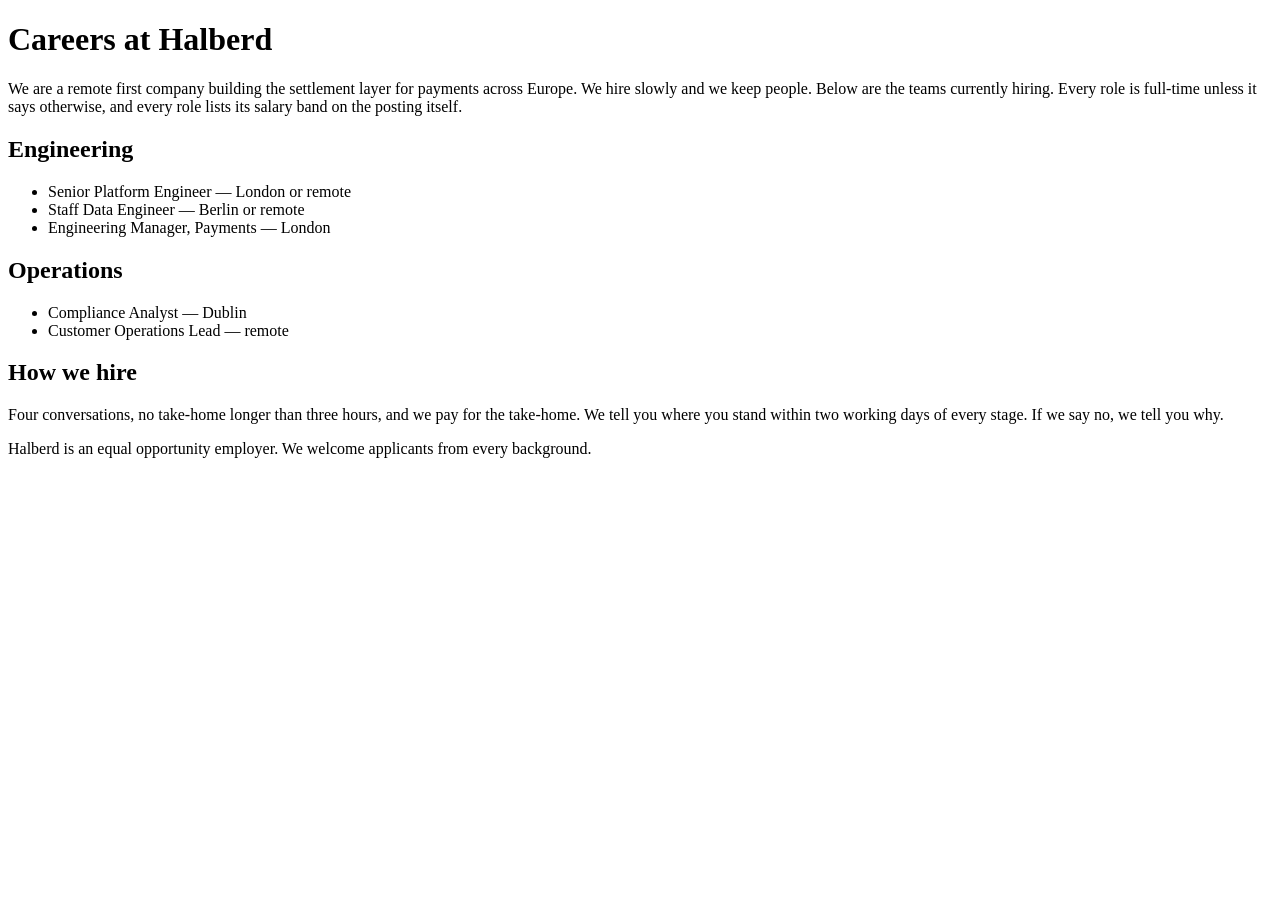
<file: extension/tools/browser/pages/careers-index.html>
<!doctype html><html><head><meta charset="utf-8"><title>Careers at Halberd</title></head><body><main>
<h1>Careers at Halberd</h1>
<p>We are a remote first company building the settlement layer for payments across Europe. We hire slowly and we keep people. Below are the teams currently hiring. Every role is full-time unless it says otherwise, and every role lists its salary band on the posting itself.</p>
<h2>Engineering</h2><ul><li>Senior Platform Engineer — London or remote</li><li>Staff Data Engineer — Berlin or remote</li><li>Engineering Manager, Payments — London</li></ul>
<h2>Operations</h2><ul><li>Compliance Analyst — Dublin</li><li>Customer Operations Lead — remote</li></ul>
<h2>How we hire</h2><p>Four conversations, no take-home longer than three hours, and we pay for the take-home. We tell you where you stand within two working days of every stage. If we say no, we tell you why.</p>
<p>Halberd is an equal opportunity employer. We welcome applicants from every background.</p>
</main></body></html>
</file>
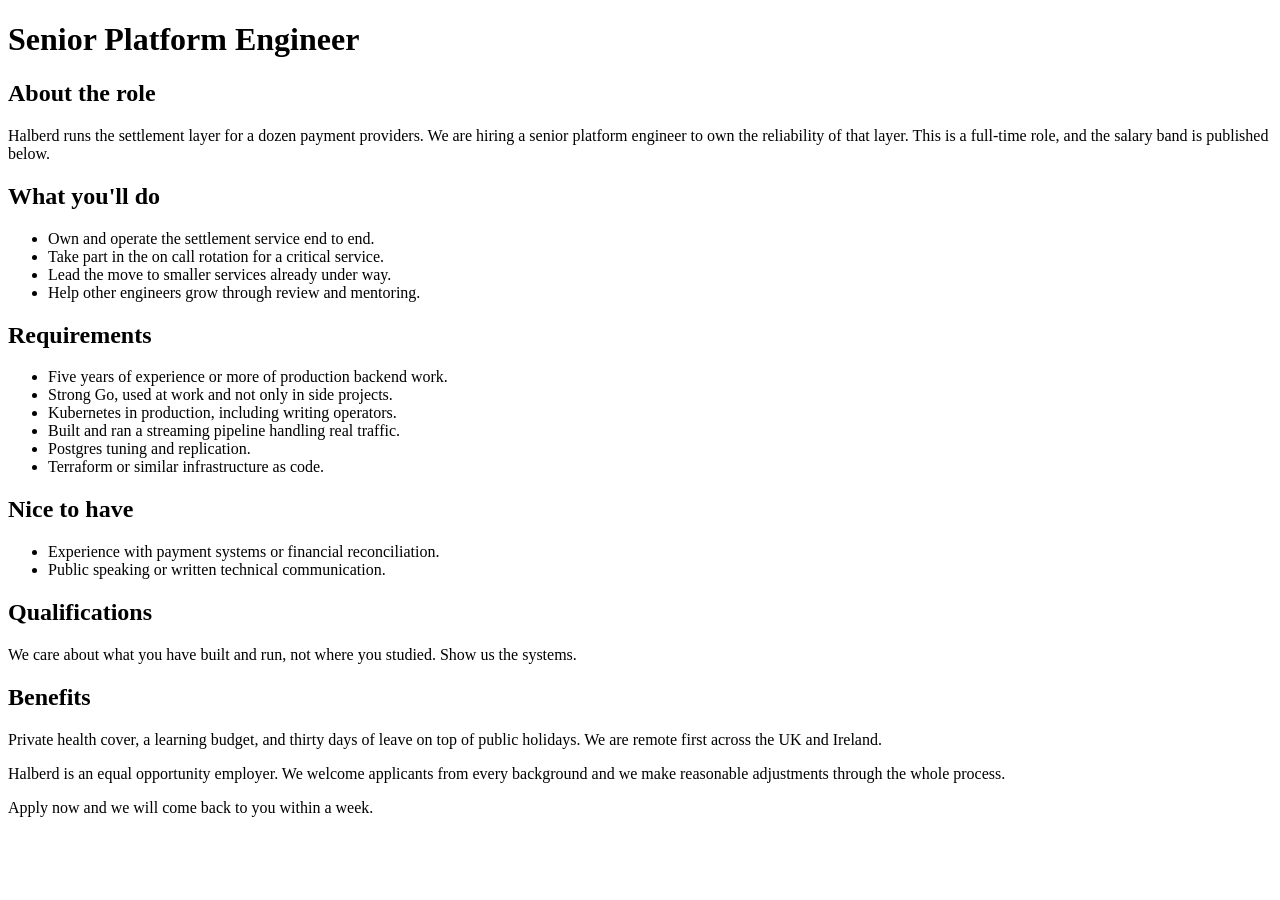
<file: extension/tools/browser/pages/jobpost.html>
<!doctype html><html><head><meta charset="utf-8"><title>Senior Platform Engineer — Halberd</title></head>
<body><main><h1>Senior Platform Engineer</h1>
<div class="job-description">
<h2>About the role</h2>
<p>Halberd runs the settlement layer for a dozen payment providers. We are hiring a senior platform engineer to own the reliability of that layer. This is a full-time role, and the salary band is published below.</p>
<h2>What you'll do</h2>
<ul><li>Own and operate the settlement service end to end.</li><li>Take part in the on call rotation for a critical service.</li><li>Lead the move to smaller services already under way.</li><li>Help other engineers grow through review and mentoring.</li></ul>
<h2>Requirements</h2>
<ul><li>Five years of experience or more of production backend work.</li><li>Strong Go, used at work and not only in side projects.</li><li>Kubernetes in production, including writing operators.</li><li>Built and ran a streaming pipeline handling real traffic.</li><li>Postgres tuning and replication.</li><li>Terraform or similar infrastructure as code.</li></ul>
<h2>Nice to have</h2>
<ul><li>Experience with payment systems or financial reconciliation.</li><li>Public speaking or written technical communication.</li></ul>
<h2>Qualifications</h2>
<p>We care about what you have built and run, not where you studied. Show us the systems.</p>
<h2>Benefits</h2>
<p>Private health cover, a learning budget, and thirty days of leave on top of public holidays. We are remote first across the UK and Ireland.</p>
<p>Halberd is an equal opportunity employer. We welcome applicants from every background and we make reasonable adjustments through the whole process.</p>
<p>Apply now and we will come back to you within a week.</p>
</div></main></body></html>
</file>
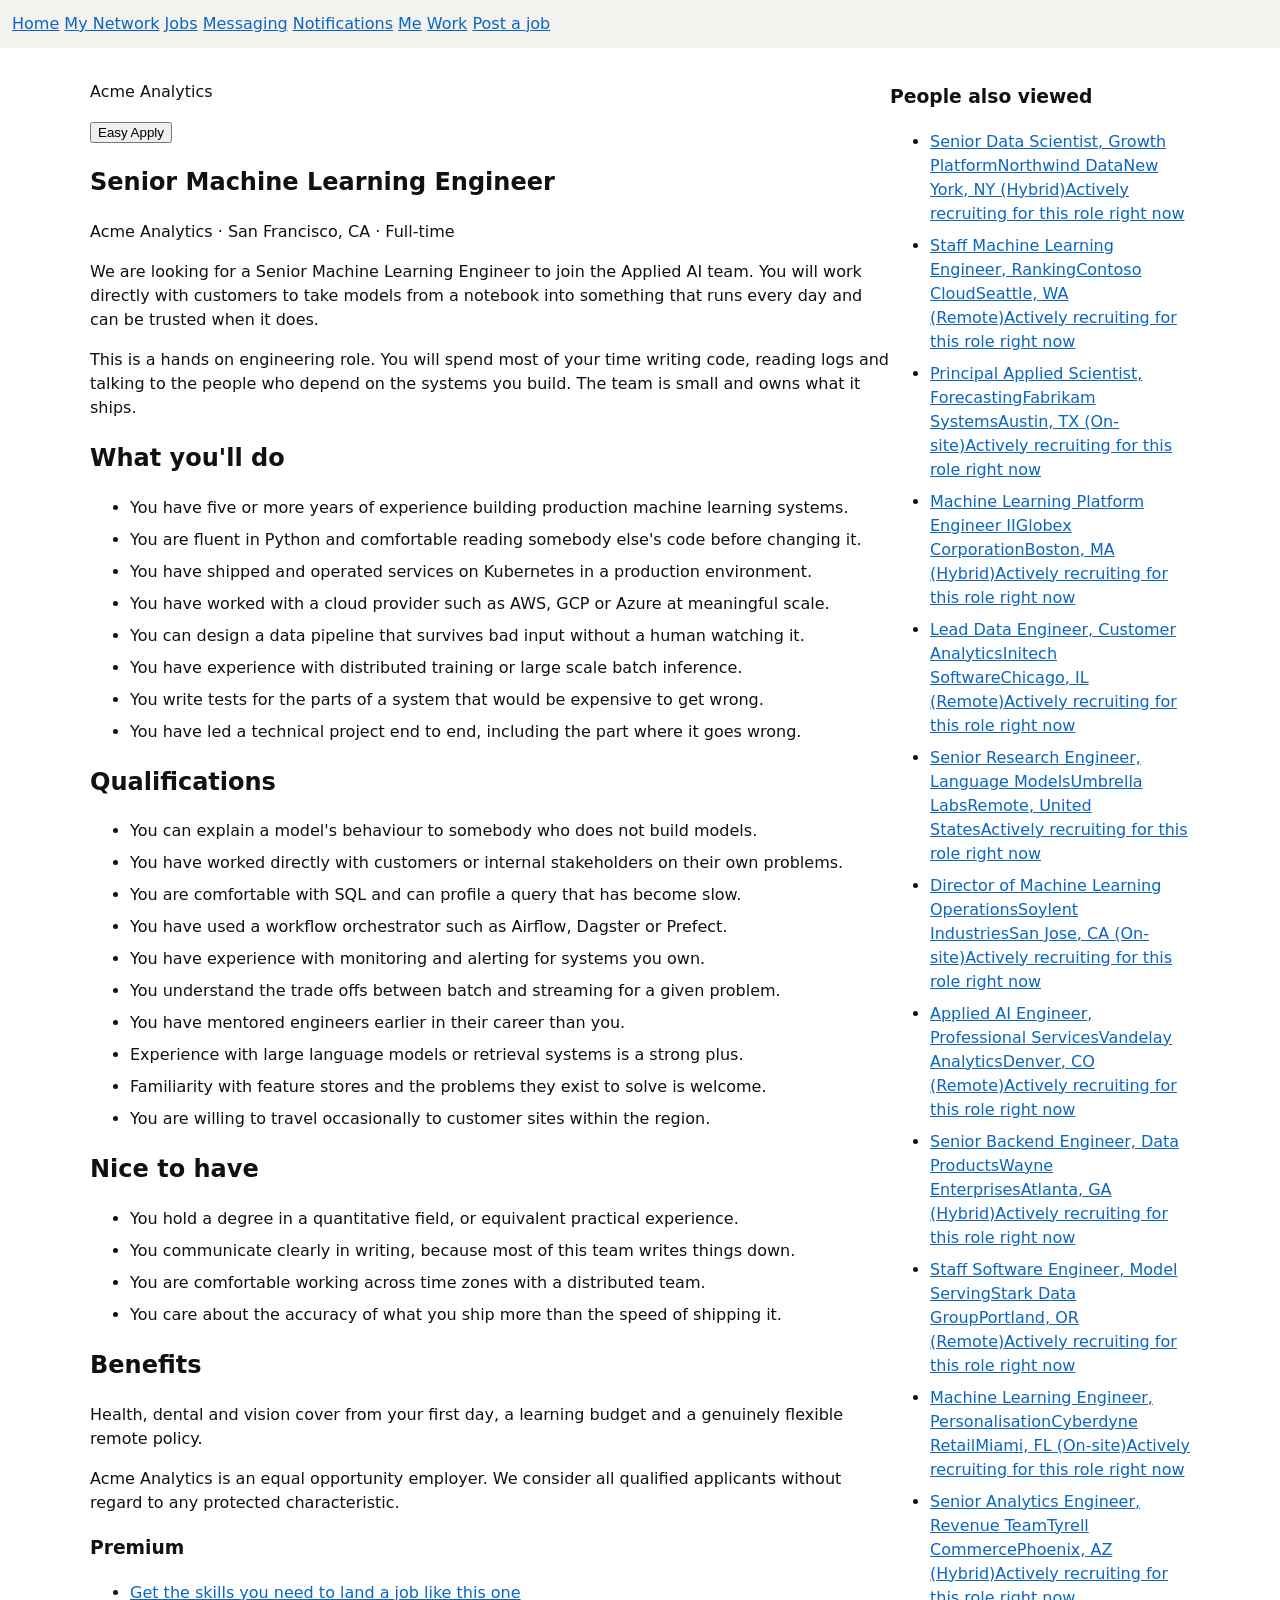
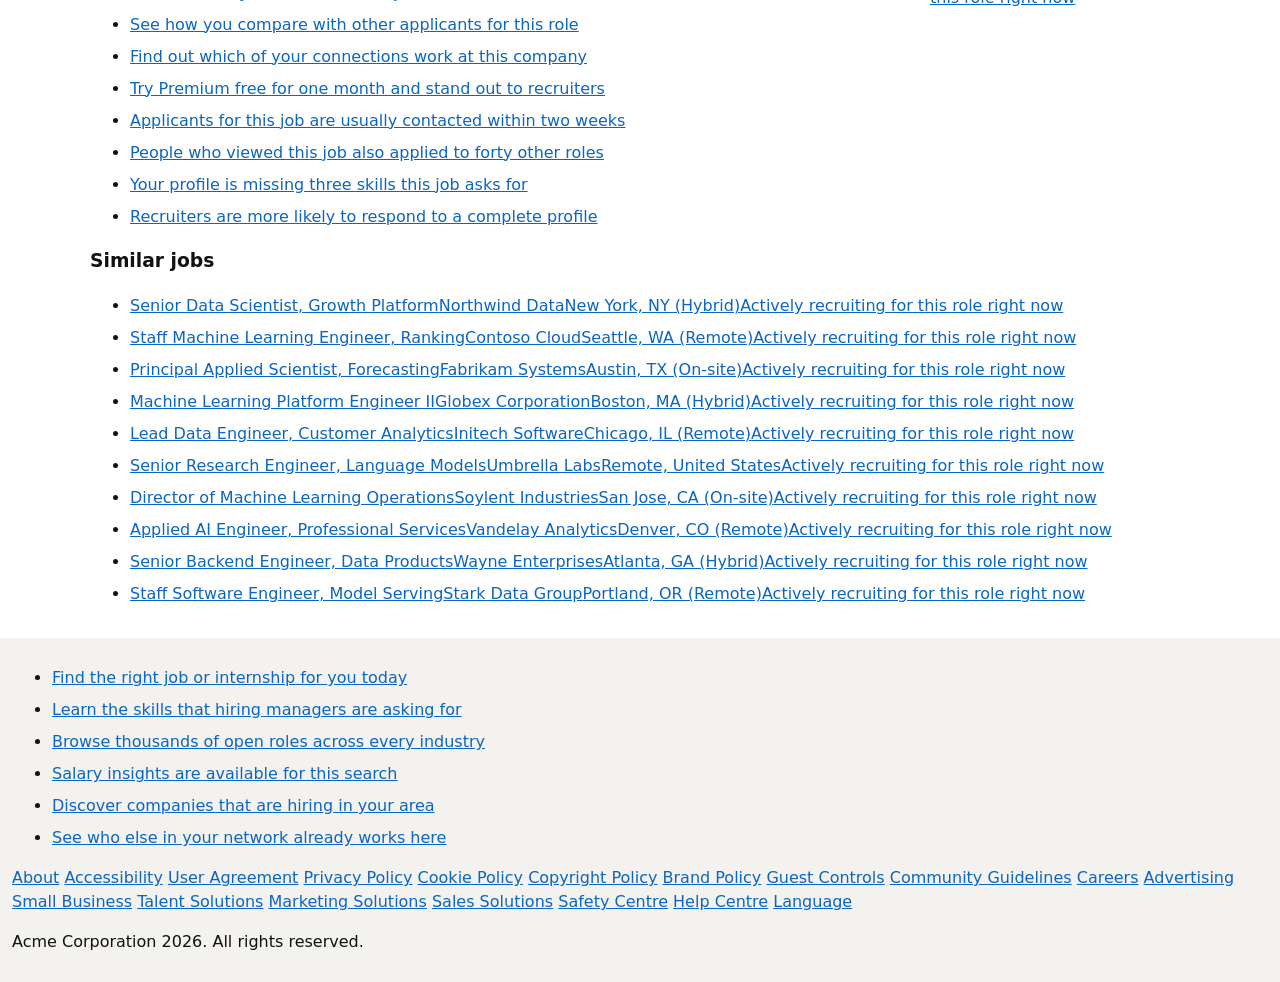
<file: extension/tools/browser/pages/linkedin-shaped.html>
<!doctype html><html lang="en"><head><meta charset="utf-8"><title>Senior Machine Learning Engineer | Acme Analytics | LinkedIn</title><style>
body{font:16px/1.5 system-ui;margin:0;color:#111}
a{color:#0a66c2}
nav,header,footer{background:#f3f2ef;padding:12px}
.rail{float:right;width:300px}
.wrap{max-width:1100px;margin:0 auto;padding:16px}
li{margin:8px 0}
</style></head><body><nav><a href="/Home">Home</a> <a href="/My Network">My Network</a> <a href="/Jobs">Jobs</a> <a href="/Messaging">Messaging</a> <a href="/Notifications">Notifications</a> <a href="/Me">Me</a> <a href="/Work">Work</a> <a href="/Post a job">Post a job</a></nav><div class="wrap"><div class="rail"><h3>People also viewed</h3><ul><li class="card"><a href="/jobs/view/400000001"><span>Senior Data Scientist, Growth Platform</span><span>Northwind Data</span><span>New York, NY (Hybrid)</span><span>Actively recruiting for this role right now</span></a></li>
<li class="card"><a href="/jobs/view/400000002"><span>Staff Machine Learning Engineer, Ranking</span><span>Contoso Cloud</span><span>Seattle, WA (Remote)</span><span>Actively recruiting for this role right now</span></a></li>
<li class="card"><a href="/jobs/view/400000003"><span>Principal Applied Scientist, Forecasting</span><span>Fabrikam Systems</span><span>Austin, TX (On-site)</span><span>Actively recruiting for this role right now</span></a></li>
<li class="card"><a href="/jobs/view/400000004"><span>Machine Learning Platform Engineer II</span><span>Globex Corporation</span><span>Boston, MA (Hybrid)</span><span>Actively recruiting for this role right now</span></a></li>
<li class="card"><a href="/jobs/view/400000005"><span>Lead Data Engineer, Customer Analytics</span><span>Initech Software</span><span>Chicago, IL (Remote)</span><span>Actively recruiting for this role right now</span></a></li>
<li class="card"><a href="/jobs/view/400000006"><span>Senior Research Engineer, Language Models</span><span>Umbrella Labs</span><span>Remote, United States</span><span>Actively recruiting for this role right now</span></a></li>
<li class="card"><a href="/jobs/view/400000007"><span>Director of Machine Learning Operations</span><span>Soylent Industries</span><span>San Jose, CA (On-site)</span><span>Actively recruiting for this role right now</span></a></li>
<li class="card"><a href="/jobs/view/400000008"><span>Applied AI Engineer, Professional Services</span><span>Vandelay Analytics</span><span>Denver, CO (Remote)</span><span>Actively recruiting for this role right now</span></a></li>
<li class="card"><a href="/jobs/view/400000009"><span>Senior Backend Engineer, Data Products</span><span>Wayne Enterprises</span><span>Atlanta, GA (Hybrid)</span><span>Actively recruiting for this role right now</span></a></li>
<li class="card"><a href="/jobs/view/400000010"><span>Staff Software Engineer, Model Serving</span><span>Stark Data Group</span><span>Portland, OR (Remote)</span><span>Actively recruiting for this role right now</span></a></li>
<li class="card"><a href="/jobs/view/400000011"><span>Machine Learning Engineer, Personalisation</span><span>Cyberdyne Retail</span><span>Miami, FL (On-site)</span><span>Actively recruiting for this role right now</span></a></li>
<li class="card"><a href="/jobs/view/400000012"><span>Senior Analytics Engineer, Revenue Team</span><span>Tyrell Commerce</span><span>Phoenix, AZ (Hybrid)</span><span>Actively recruiting for this role right now</span></a></li></ul></div><main><article><div class="top-card"><p>Acme Analytics</p><form><button>Easy Apply</button></form></div><div class="jd-body">
      <h1>Senior Machine Learning Engineer</h1>
      <p>Acme Analytics · San Francisco, CA · Full-time</p>
      <p>We are looking for a Senior Machine Learning Engineer to join the
Applied AI team. You will work directly with customers to take models from a
notebook into something that runs every day and can be trusted when it does.</p>
<p>This is a hands on engineering role. You will spend most of your time
writing code, reading logs and talking to the people who depend on the systems
you build. The team is small and owns what it ships.</p>
      <h2>What you'll do</h2>
      <ul><li>You have five or more years of experience building production machine learning systems.</li>
<li>You are fluent in Python and comfortable reading somebody else's code before changing it.</li>
<li>You have shipped and operated services on Kubernetes in a production environment.</li>
<li>You have worked with a cloud provider such as AWS, GCP or Azure at meaningful scale.</li>
<li>You can design a data pipeline that survives bad input without a human watching it.</li>
<li>You have experience with distributed training or large scale batch inference.</li>
<li>You write tests for the parts of a system that would be expensive to get wrong.</li>
<li>You have led a technical project end to end, including the part where it goes wrong.</li></ul>
      <h2>Qualifications</h2>
      <ul><li>You can explain a model's behaviour to somebody who does not build models.</li>
<li>You have worked directly with customers or internal stakeholders on their own problems.</li>
<li>You are comfortable with SQL and can profile a query that has become slow.</li>
<li>You have used a workflow orchestrator such as Airflow, Dagster or Prefect.</li>
<li>You have experience with monitoring and alerting for systems you own.</li>
<li>You understand the trade offs between batch and streaming for a given problem.</li>
<li>You have mentored engineers earlier in their career than you.</li>
<li>Experience with large language models or retrieval systems is a strong plus.</li>
<li>Familiarity with feature stores and the problems they exist to solve is welcome.</li>
<li>You are willing to travel occasionally to customer sites within the region.</li></ul>
      <h2>Nice to have</h2>
      <ul><li>You hold a degree in a quantitative field, or equivalent practical experience.</li>
<li>You communicate clearly in writing, because most of this team writes things down.</li>
<li>You are comfortable working across time zones with a distributed team.</li>
<li>You care about the accuracy of what you ship more than the speed of shipping it.</li></ul>
      <h2>Benefits</h2>
      <p>Health, dental and vision cover from your first day, a learning budget
      and a genuinely flexible remote policy.</p>
      <p>Acme Analytics is an equal opportunity employer. We consider all
      qualified applicants without regard to any protected characteristic.</p>
</div><section class="upsell"><h3>Premium</h3><ul><li><a href="/premium">Get the skills you need to land a job like this one</a></li>
<li><a href="/premium">See how you compare with other applicants for this role</a></li>
<li><a href="/premium">Find out which of your connections work at this company</a></li>
<li><a href="/premium">Try Premium free for one month and stand out to recruiters</a></li>
<li><a href="/premium">Applicants for this job are usually contacted within two weeks</a></li>
<li><a href="/premium">People who viewed this job also applied to forty other roles</a></li>
<li><a href="/premium">Your profile is missing three skills this job asks for</a></li>
<li><a href="/premium">Recruiters are more likely to respond to a complete profile</a></li></ul></section><section class="similar"><h3>Similar jobs</h3><ul><li class="card"><a href="/jobs/view/400000001"><span>Senior Data Scientist, Growth Platform</span><span>Northwind Data</span><span>New York, NY (Hybrid)</span><span>Actively recruiting for this role right now</span></a></li>
<li class="card"><a href="/jobs/view/400000002"><span>Staff Machine Learning Engineer, Ranking</span><span>Contoso Cloud</span><span>Seattle, WA (Remote)</span><span>Actively recruiting for this role right now</span></a></li>
<li class="card"><a href="/jobs/view/400000003"><span>Principal Applied Scientist, Forecasting</span><span>Fabrikam Systems</span><span>Austin, TX (On-site)</span><span>Actively recruiting for this role right now</span></a></li>
<li class="card"><a href="/jobs/view/400000004"><span>Machine Learning Platform Engineer II</span><span>Globex Corporation</span><span>Boston, MA (Hybrid)</span><span>Actively recruiting for this role right now</span></a></li>
<li class="card"><a href="/jobs/view/400000005"><span>Lead Data Engineer, Customer Analytics</span><span>Initech Software</span><span>Chicago, IL (Remote)</span><span>Actively recruiting for this role right now</span></a></li>
<li class="card"><a href="/jobs/view/400000006"><span>Senior Research Engineer, Language Models</span><span>Umbrella Labs</span><span>Remote, United States</span><span>Actively recruiting for this role right now</span></a></li>
<li class="card"><a href="/jobs/view/400000007"><span>Director of Machine Learning Operations</span><span>Soylent Industries</span><span>San Jose, CA (On-site)</span><span>Actively recruiting for this role right now</span></a></li>
<li class="card"><a href="/jobs/view/400000008"><span>Applied AI Engineer, Professional Services</span><span>Vandelay Analytics</span><span>Denver, CO (Remote)</span><span>Actively recruiting for this role right now</span></a></li>
<li class="card"><a href="/jobs/view/400000009"><span>Senior Backend Engineer, Data Products</span><span>Wayne Enterprises</span><span>Atlanta, GA (Hybrid)</span><span>Actively recruiting for this role right now</span></a></li>
<li class="card"><a href="/jobs/view/400000010"><span>Staff Software Engineer, Model Serving</span><span>Stark Data Group</span><span>Portland, OR (Remote)</span><span>Actively recruiting for this role right now</span></a></li></ul></section></article></main></div><footer><ul><li><a href="/x">Find the right job or internship for you today</a></li>
<li><a href="/x">Learn the skills that hiring managers are asking for</a></li>
<li><a href="/x">Browse thousands of open roles across every industry</a></li>
<li><a href="/x">Salary insights are available for this search</a></li>
<li><a href="/x">Discover companies that are hiring in your area</a></li>
<li><a href="/x">See who else in your network already works here</a></li></ul><div><a href="/About">About</a> <a href="/Accessibility">Accessibility</a> <a href="/User Agreement">User Agreement</a> <a href="/Privacy Policy">Privacy Policy</a> <a href="/Cookie Policy">Cookie Policy</a> <a href="/Copyright Policy">Copyright Policy</a> <a href="/Brand Policy">Brand Policy</a> <a href="/Guest Controls">Guest Controls</a> <a href="/Community Guidelines">Community Guidelines</a> <a href="/Careers">Careers</a> <a href="/Advertising">Advertising</a> <a href="/Small Business">Small Business</a> <a href="/Talent Solutions">Talent Solutions</a> <a href="/Marketing Solutions">Marketing Solutions</a> <a href="/Sales Solutions">Sales Solutions</a> <a href="/Safety Centre">Safety Centre</a> <a href="/Help Centre">Help Centre</a> <a href="/Language">Language</a></div><p>Acme Corporation 2026. All rights reserved.</p></footer></body></html>
</file>
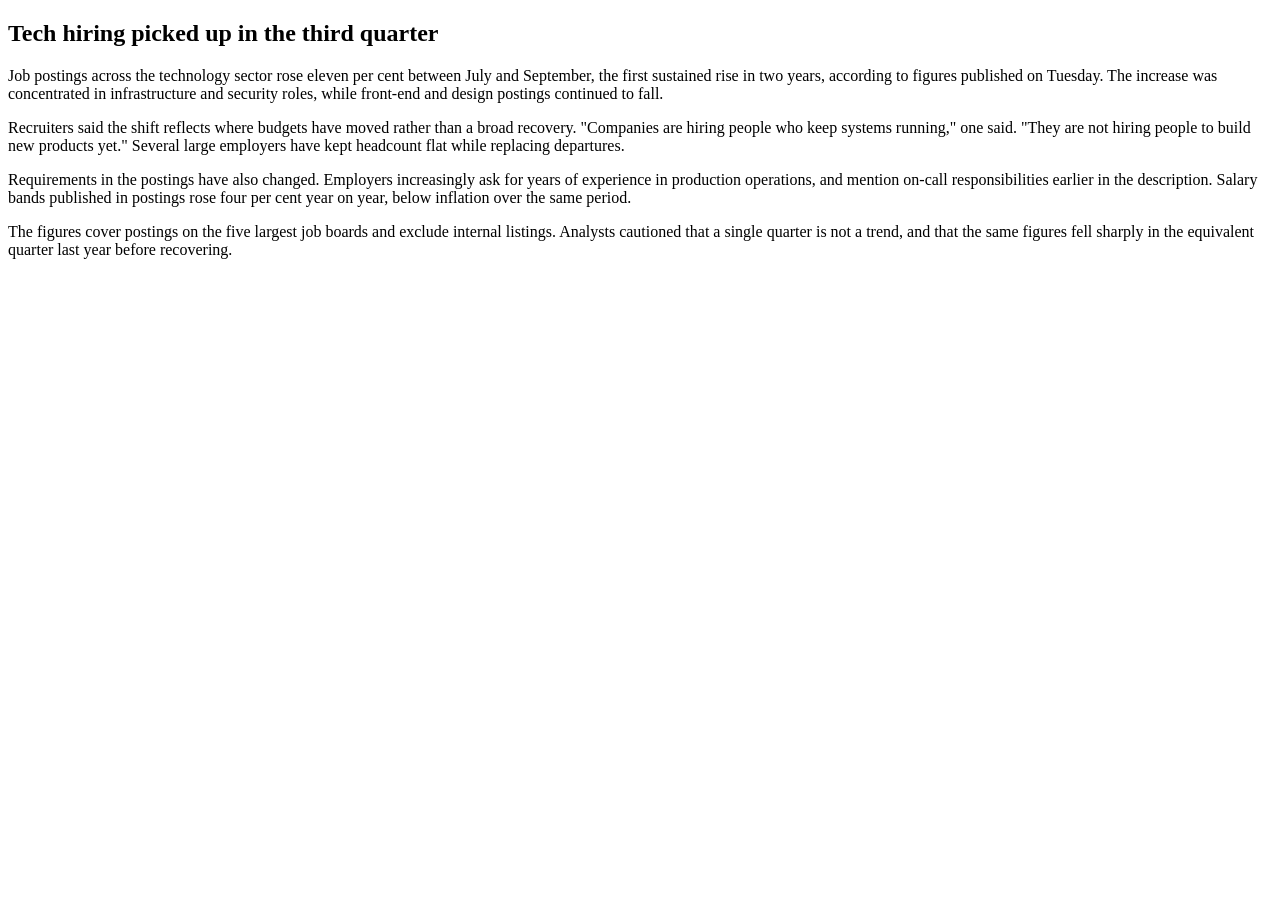
<file: extension/tools/browser/pages/news-hiring.html>
<!doctype html><html><head><meta charset="utf-8"><title>Tech hiring picked up in the third quarter</title></head><body><article>
<h1>Tech hiring picked up in the third quarter</h1>
<p>Job postings across the technology sector rose eleven per cent between July and September, the first sustained rise in two years, according to figures published on Tuesday. The increase was concentrated in infrastructure and security roles, while front-end and design postings continued to fall.</p>
<p>Recruiters said the shift reflects where budgets have moved rather than a broad recovery. "Companies are hiring people who keep systems running," one said. "They are not hiring people to build new products yet." Several large employers have kept headcount flat while replacing departures.</p>
<p>Requirements in the postings have also changed. Employers increasingly ask for years of experience in production operations, and mention on-call responsibilities earlier in the description. Salary bands published in postings rose four per cent year on year, below inflation over the same period.</p>
<p>The figures cover postings on the five largest job boards and exclude internal listings. Analysts cautioned that a single quarter is not a trend, and that the same figures fell sharply in the equivalent quarter last year before recovering.</p>
</article></body></html>
</file>
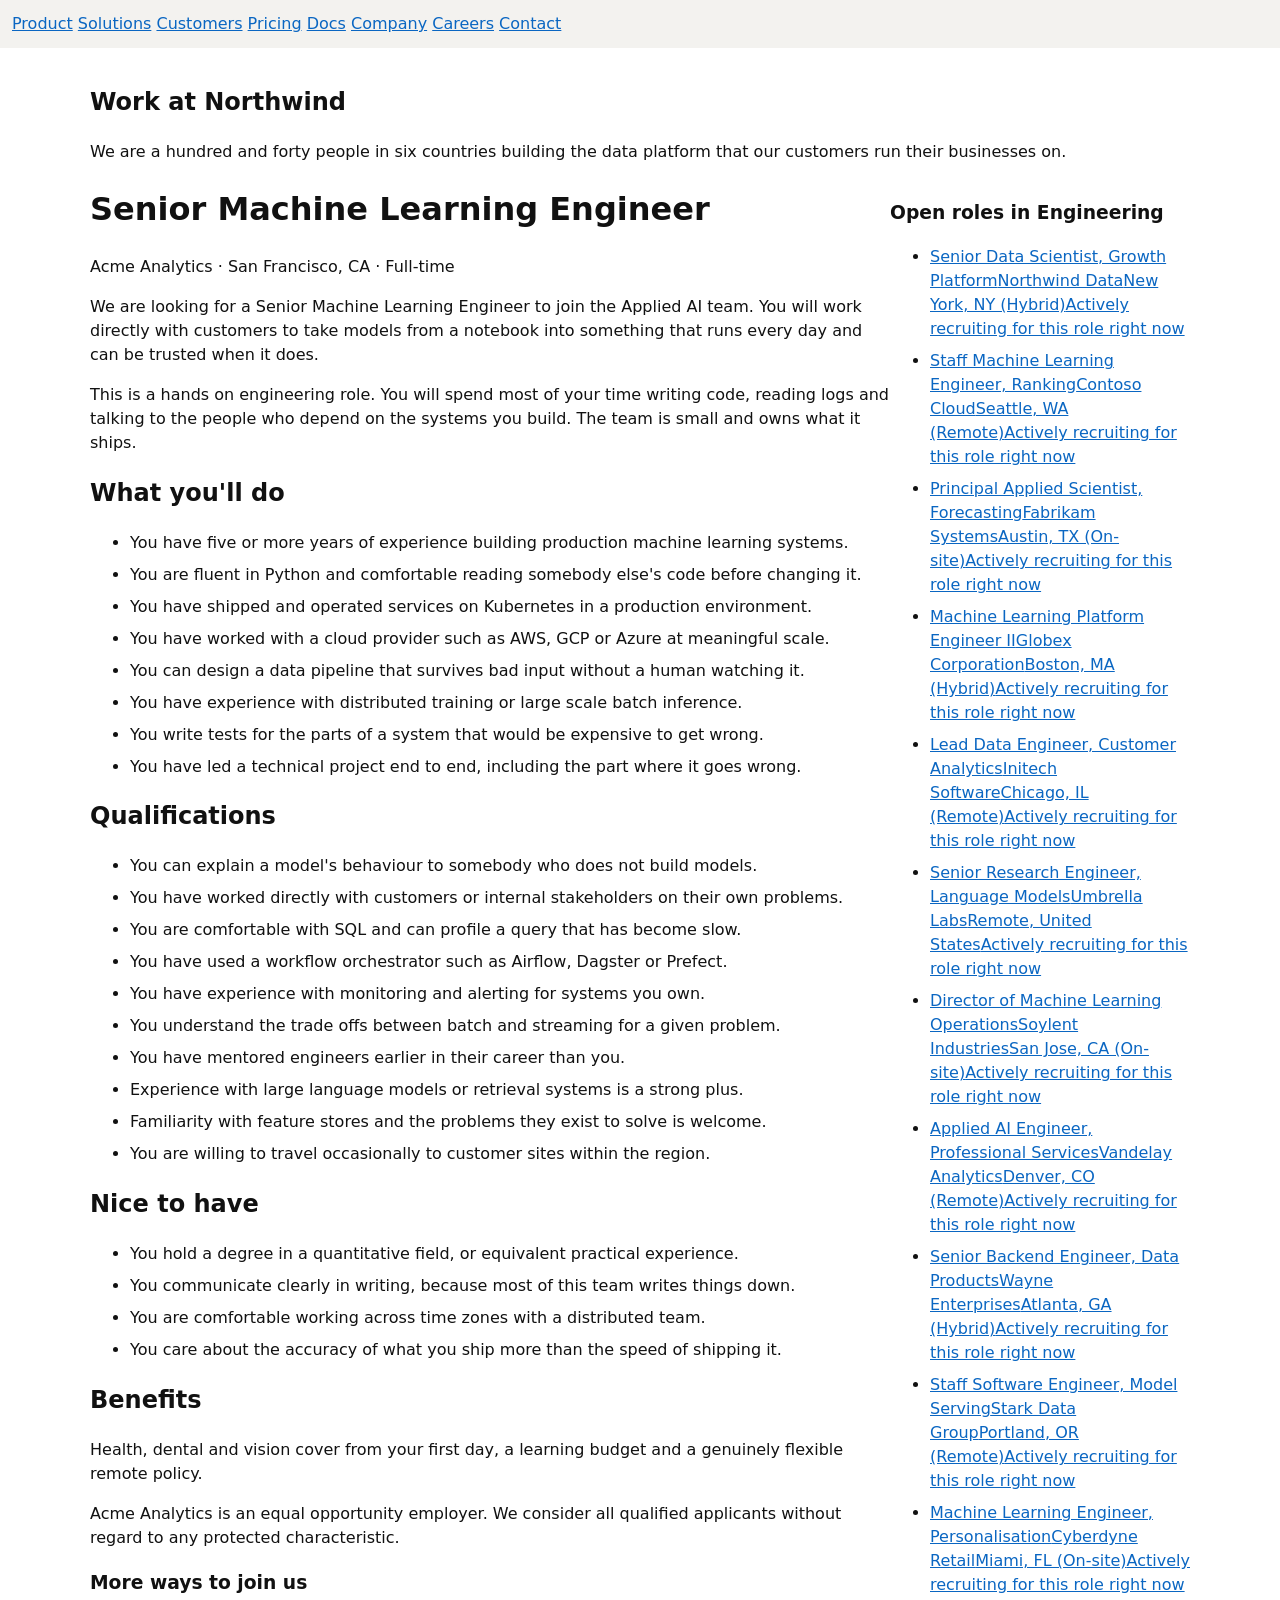
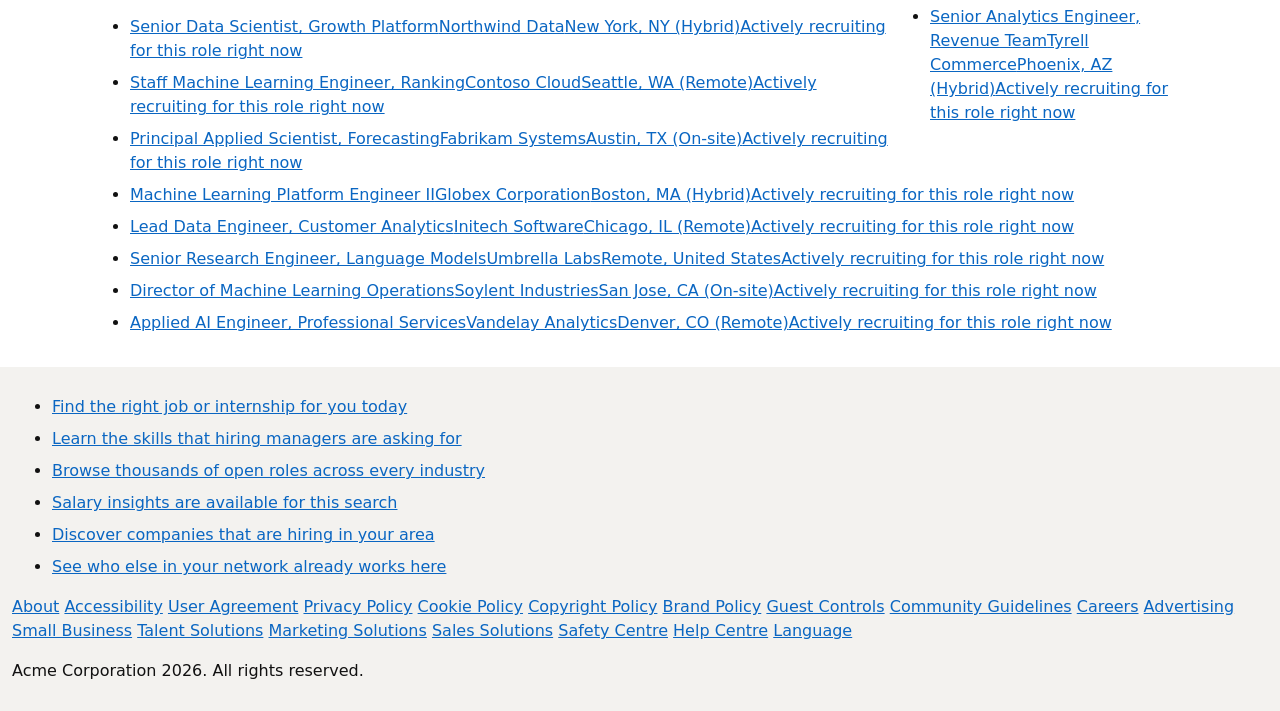
<file: extension/tools/browser/pages/northwind-careers.html>
<!doctype html><html lang="en"><head><meta charset="utf-8"><title>Senior Machine Learning Engineer — Northwind Data careers</title><style>
body{font:16px/1.5 system-ui;margin:0;color:#111}
a{color:#0a66c2}
nav,header,footer{background:#f3f2ef;padding:12px}
.rail{float:right;width:300px}
.wrap{max-width:1100px;margin:0 auto;padding:16px}
li{margin:8px 0}
</style></head><body><nav><a href="/Product">Product</a> <a href="/Solutions">Solutions</a> <a href="/Customers">Customers</a> <a href="/Pricing">Pricing</a> <a href="/Docs">Docs</a> <a href="/Company">Company</a> <a href="/Careers">Careers</a> <a href="/Contact">Contact</a></nav><div class="wrap"><section class="hero"><h2>Work at Northwind</h2><p>We are a hundred and forty people in six countries building the data platform that our customers run their businesses on.</p></section><div class="rail"><h3>Open roles in Engineering</h3><ul><li class="card"><a href="/jobs/view/400000001"><span>Senior Data Scientist, Growth Platform</span><span>Northwind Data</span><span>New York, NY (Hybrid)</span><span>Actively recruiting for this role right now</span></a></li>
<li class="card"><a href="/jobs/view/400000002"><span>Staff Machine Learning Engineer, Ranking</span><span>Contoso Cloud</span><span>Seattle, WA (Remote)</span><span>Actively recruiting for this role right now</span></a></li>
<li class="card"><a href="/jobs/view/400000003"><span>Principal Applied Scientist, Forecasting</span><span>Fabrikam Systems</span><span>Austin, TX (On-site)</span><span>Actively recruiting for this role right now</span></a></li>
<li class="card"><a href="/jobs/view/400000004"><span>Machine Learning Platform Engineer II</span><span>Globex Corporation</span><span>Boston, MA (Hybrid)</span><span>Actively recruiting for this role right now</span></a></li>
<li class="card"><a href="/jobs/view/400000005"><span>Lead Data Engineer, Customer Analytics</span><span>Initech Software</span><span>Chicago, IL (Remote)</span><span>Actively recruiting for this role right now</span></a></li>
<li class="card"><a href="/jobs/view/400000006"><span>Senior Research Engineer, Language Models</span><span>Umbrella Labs</span><span>Remote, United States</span><span>Actively recruiting for this role right now</span></a></li>
<li class="card"><a href="/jobs/view/400000007"><span>Director of Machine Learning Operations</span><span>Soylent Industries</span><span>San Jose, CA (On-site)</span><span>Actively recruiting for this role right now</span></a></li>
<li class="card"><a href="/jobs/view/400000008"><span>Applied AI Engineer, Professional Services</span><span>Vandelay Analytics</span><span>Denver, CO (Remote)</span><span>Actively recruiting for this role right now</span></a></li>
<li class="card"><a href="/jobs/view/400000009"><span>Senior Backend Engineer, Data Products</span><span>Wayne Enterprises</span><span>Atlanta, GA (Hybrid)</span><span>Actively recruiting for this role right now</span></a></li>
<li class="card"><a href="/jobs/view/400000010"><span>Staff Software Engineer, Model Serving</span><span>Stark Data Group</span><span>Portland, OR (Remote)</span><span>Actively recruiting for this role right now</span></a></li>
<li class="card"><a href="/jobs/view/400000011"><span>Machine Learning Engineer, Personalisation</span><span>Cyberdyne Retail</span><span>Miami, FL (On-site)</span><span>Actively recruiting for this role right now</span></a></li>
<li class="card"><a href="/jobs/view/400000012"><span>Senior Analytics Engineer, Revenue Team</span><span>Tyrell Commerce</span><span>Phoenix, AZ (Hybrid)</span><span>Actively recruiting for this role right now</span></a></li></ul></div><div class="posting"><div class="posting-inner">
      <h1>Senior Machine Learning Engineer</h1>
      <p>Acme Analytics · San Francisco, CA · Full-time</p>
      <p>We are looking for a Senior Machine Learning Engineer to join the
Applied AI team. You will work directly with customers to take models from a
notebook into something that runs every day and can be trusted when it does.</p>
<p>This is a hands on engineering role. You will spend most of your time
writing code, reading logs and talking to the people who depend on the systems
you build. The team is small and owns what it ships.</p>
      <h2>What you'll do</h2>
      <ul><li>You have five or more years of experience building production machine learning systems.</li>
<li>You are fluent in Python and comfortable reading somebody else's code before changing it.</li>
<li>You have shipped and operated services on Kubernetes in a production environment.</li>
<li>You have worked with a cloud provider such as AWS, GCP or Azure at meaningful scale.</li>
<li>You can design a data pipeline that survives bad input without a human watching it.</li>
<li>You have experience with distributed training or large scale batch inference.</li>
<li>You write tests for the parts of a system that would be expensive to get wrong.</li>
<li>You have led a technical project end to end, including the part where it goes wrong.</li></ul>
      <h2>Qualifications</h2>
      <ul><li>You can explain a model's behaviour to somebody who does not build models.</li>
<li>You have worked directly with customers or internal stakeholders on their own problems.</li>
<li>You are comfortable with SQL and can profile a query that has become slow.</li>
<li>You have used a workflow orchestrator such as Airflow, Dagster or Prefect.</li>
<li>You have experience with monitoring and alerting for systems you own.</li>
<li>You understand the trade offs between batch and streaming for a given problem.</li>
<li>You have mentored engineers earlier in their career than you.</li>
<li>Experience with large language models or retrieval systems is a strong plus.</li>
<li>Familiarity with feature stores and the problems they exist to solve is welcome.</li>
<li>You are willing to travel occasionally to customer sites within the region.</li></ul>
      <h2>Nice to have</h2>
      <ul><li>You hold a degree in a quantitative field, or equivalent practical experience.</li>
<li>You communicate clearly in writing, because most of this team writes things down.</li>
<li>You are comfortable working across time zones with a distributed team.</li>
<li>You care about the accuracy of what you ship more than the speed of shipping it.</li></ul>
      <h2>Benefits</h2>
      <p>Health, dental and vision cover from your first day, a learning budget
      and a genuinely flexible remote policy.</p>
      <p>Acme Analytics is an equal opportunity employer. We consider all
      qualified applicants without regard to any protected characteristic.</p>
</div></div><section class="more"><h3>More ways to join us</h3><ul><li class="card"><a href="/jobs/view/400000001"><span>Senior Data Scientist, Growth Platform</span><span>Northwind Data</span><span>New York, NY (Hybrid)</span><span>Actively recruiting for this role right now</span></a></li>
<li class="card"><a href="/jobs/view/400000002"><span>Staff Machine Learning Engineer, Ranking</span><span>Contoso Cloud</span><span>Seattle, WA (Remote)</span><span>Actively recruiting for this role right now</span></a></li>
<li class="card"><a href="/jobs/view/400000003"><span>Principal Applied Scientist, Forecasting</span><span>Fabrikam Systems</span><span>Austin, TX (On-site)</span><span>Actively recruiting for this role right now</span></a></li>
<li class="card"><a href="/jobs/view/400000004"><span>Machine Learning Platform Engineer II</span><span>Globex Corporation</span><span>Boston, MA (Hybrid)</span><span>Actively recruiting for this role right now</span></a></li>
<li class="card"><a href="/jobs/view/400000005"><span>Lead Data Engineer, Customer Analytics</span><span>Initech Software</span><span>Chicago, IL (Remote)</span><span>Actively recruiting for this role right now</span></a></li>
<li class="card"><a href="/jobs/view/400000006"><span>Senior Research Engineer, Language Models</span><span>Umbrella Labs</span><span>Remote, United States</span><span>Actively recruiting for this role right now</span></a></li>
<li class="card"><a href="/jobs/view/400000007"><span>Director of Machine Learning Operations</span><span>Soylent Industries</span><span>San Jose, CA (On-site)</span><span>Actively recruiting for this role right now</span></a></li>
<li class="card"><a href="/jobs/view/400000008"><span>Applied AI Engineer, Professional Services</span><span>Vandelay Analytics</span><span>Denver, CO (Remote)</span><span>Actively recruiting for this role right now</span></a></li></ul></section></div><footer><ul><li><a href="/x">Find the right job or internship for you today</a></li>
<li><a href="/x">Learn the skills that hiring managers are asking for</a></li>
<li><a href="/x">Browse thousands of open roles across every industry</a></li>
<li><a href="/x">Salary insights are available for this search</a></li>
<li><a href="/x">Discover companies that are hiring in your area</a></li>
<li><a href="/x">See who else in your network already works here</a></li></ul><div><a href="/About">About</a> <a href="/Accessibility">Accessibility</a> <a href="/User Agreement">User Agreement</a> <a href="/Privacy Policy">Privacy Policy</a> <a href="/Cookie Policy">Cookie Policy</a> <a href="/Copyright Policy">Copyright Policy</a> <a href="/Brand Policy">Brand Policy</a> <a href="/Guest Controls">Guest Controls</a> <a href="/Community Guidelines">Community Guidelines</a> <a href="/Careers">Careers</a> <a href="/Advertising">Advertising</a> <a href="/Small Business">Small Business</a> <a href="/Talent Solutions">Talent Solutions</a> <a href="/Marketing Solutions">Marketing Solutions</a> <a href="/Sales Solutions">Sales Solutions</a> <a href="/Safety Centre">Safety Centre</a> <a href="/Help Centre">Help Centre</a> <a href="/Language">Language</a></div><p>Acme Corporation 2026. All rights reserved.</p></footer></body></html>
</file>
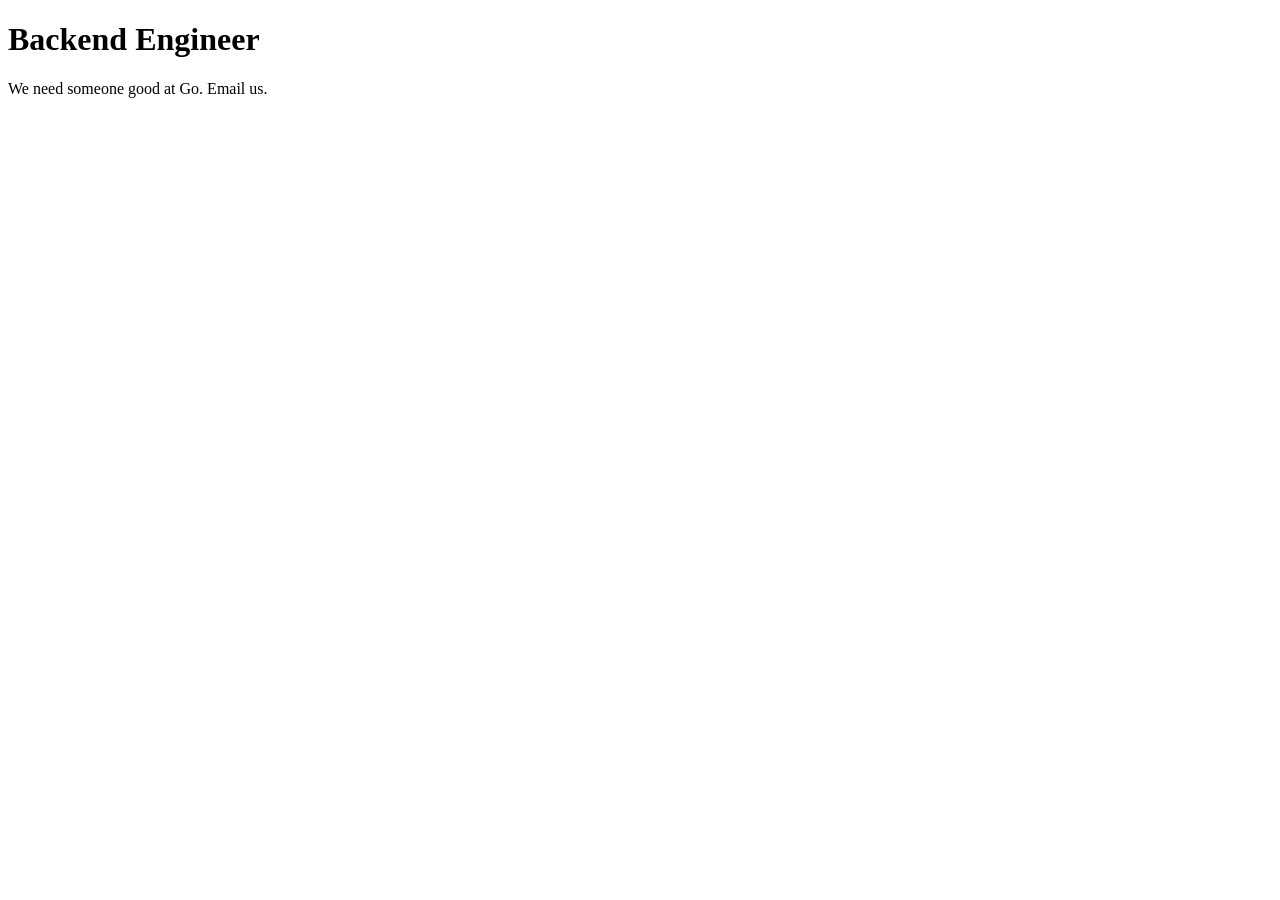
<file: extension/tools/browser/pages/short-post.html>
<!doctype html><html><head><meta charset="utf-8"><title>Backend Engineer — Tiny Co</title></head><body><main>
<h1>Backend Engineer</h1><p>We need someone good at Go. Email us.</p>
</main></body></html>
</file>
<file: extension/src/panel.css>
/* The panel, in the design's own values.
   ---------------------------------------------------------------------------
   Everything paintable comes from ../tokens.css, which is a byte-for-byte copy
   of design/tokens.css. It is copied rather than imported because a Chrome
   extension can only read files inside its own folder -- `@import
   "../../design/tokens.css"` resolves to a chrome-extension:// URL outside the
   package and fails silently. See extension/README.md for the drift check.

   Decision 0002: no @import off disk, no CDN, no web font. ../tokens.css has
   none either, so the only network this stylesheet can touch is none.

   THE MONO RULE. --v-font-mono is for lines quoted out of the resume and
   nothing else. Not labels, not buttons, not counts, not the filename. Mono
   means "this came out of your resume and we did not touch it."

   WHAT IS NOT A TOKEN, AND WHY. Every literal length this file uses is in the
   block below, named, in one place, so the gap is countable. design/README.md
   section 7 says padding and gaps inside a component are properties of that
   component rather than steps on a scale -- these are those, read off
   design/canvas/Extension.dc.html. No colour, no type size and no duration is
   a literal anywhere in this file. */

@import "../tokens.css";

:root {
  /* read off the artboard, component-internal, not on the 4px scale */
  --p-pad-y:        20px;  /* a section's own top and bottom padding       */
  --p-pad-y-head:   15px;  /* the header strip is shallower                */
  --p-pad-y-lead:   22px;  /* the answer block is given more air           */
  --p-gap-row:      11px;  /* between rows of a count list                 */
  --p-gap-item:     14px;  /* between items in a list                      */
  --p-gap-quote:    16px;  /* between quoted items, which are taller       */
  --p-gap-inline:    9px;  /* between two things on one line               */
  --p-quote-pad-y:  11px;  /* inside a quote block                         */
  --p-quote-pad-x:  13px;
  --p-note-gap:      7px;  /* a quote block to the sentence under it       */
  --p-hair:          1px;  /* every divider and border in the panel        */
  --p-bar-h:         3px;  /* the sweep bar that means "working"           */
  --p-tick-h:        7px;  /* one tick of the quick-match meter            */
  --p-tick-gap:      4px;
  --p-mark-nudge:    3px;  /* a mark down onto the first line of its text  */
  --p-quote-label:   5px;  /* "Line 22, word for word" to the line itself  */
  --p-flag-pad-y:    2px;  /* the FIXTURES pill                            */
  --p-num-col:      14px;  /* the column a one-digit count sits in         */
  --p-chev-col:     12px;  /* the column the disclosure arrow sits in      */
  --p-name-max:    150px;  /* a filename in the header, before it ellipses */
  --p-sweep-w:       30%;  /* how much of the groove the bar fills         */
}

* { box-sizing: border-box; }

body {
  width: var(--v-ext-width);
  margin: 0;
  background: var(--v-bg-1);
  color: var(--v-ink);
  font-family: var(--v-font-ui);
  font-size: var(--v-text-p-body);
  font-weight: var(--v-weight-regular);
  line-height: var(--v-lh-p-item);
  -webkit-font-smoothing: antialiased;
}

/* The artboard draws the panel as a rounded card because it is showing it
   sitting on a desk. In Chrome the popup IS the window: there is nothing
   behind it to round against, so --v-radius-5 is deliberately not used here. */

:focus-visible {
  outline: none;
  box-shadow: var(--v-focus-ring);
  border-radius: var(--v-radius-2);
}

/* --- the header strip ---------------------------------------------------- */

.bar {
  display: flex;
  align-items: center;
  gap: var(--v-s-2);
  padding: var(--p-pad-y-head) var(--v-ext-pad-x);
  border-bottom: var(--p-hair) solid var(--v-line-panel);
}

.bar .logo { width: var(--v-mark-p-size); height: var(--v-mark-p-size); flex: none; }

.wordmark {
  font-size: var(--v-text-p-body);
  font-weight: var(--v-weight-medium);
}

.bar .spacer { flex: 1; }

.bar-note {
  font-size: var(--v-text-p-label);
  color: var(--v-ink-560);
  overflow: hidden;
  text-overflow: ellipsis;
  white-space: nowrap;
  max-width: var(--p-name-max);
}

/* When the app is not running the mark and the wordmark go quiet and the note
   turns into the one red word on the panel. Decision: red only ever means the
   run broke, never an answer. */
body.is-down .bar .logo,
body.is-down .wordmark { color: var(--v-ink-600); }
body.is-down .bar-note { color: var(--v-error); }

.flag {
  font-size: var(--v-text-p-label);
  font-weight: var(--v-weight-medium);
  letter-spacing: 0.08em;
  padding: var(--p-flag-pad-y) var(--v-s-2);
  border-radius: var(--v-radius-pill);
  background: var(--v-partly-wash);
  color: var(--v-partly);
  flex: none;
}

/* --- sections ------------------------------------------------------------ */

.sec {
  padding: var(--p-pad-y) var(--v-ext-pad-x);
  border-top: var(--p-hair) solid var(--v-line-panel);
}
.sec:first-child { border-top: none; }

.sec-title {
  font-family: var(--v-font-display);
  font-weight: var(--v-weight-bold);
  font-size: var(--v-text-p-section);
  line-height: var(--v-lh-section);
}

.label {
  font-size: var(--v-text-p-note);
  color: var(--v-ink-3);
}

.note {
  font-size: var(--v-text-p-note);
  line-height: var(--v-lh-note);
  color: var(--v-ink-680);
  text-wrap: pretty;
}

.quiet {
  font-size: var(--v-text-p-note);
  line-height: var(--v-lh-note);
  color: var(--v-ink-3);
  text-wrap: pretty;
}

.stack { display: flex; flex-direction: column; }
.stack.rows  { gap: var(--p-gap-row); }
.stack.items { gap: var(--p-gap-item); }
.stack.quotes{ gap: var(--p-gap-quote); }

.pad-0 { margin: 0; }
.mt-1 { margin-top: var(--v-s-1); }
.mt-2 { margin-top: var(--v-s-2); }
.mt-3 { margin-top: var(--v-s-3); }
.mt-4 { margin-top: var(--v-s-4); }

/* --- the answer, level one ----------------------------------------------- */

.lead { padding-top: var(--p-pad-y-lead); }

.answer {
  font-family: var(--v-font-display);
  font-weight: var(--v-weight-bold);
  font-size: var(--v-text-p-answer);
  line-height: var(--v-lh-answer);
  margin: 0;
}

.answer-why {
  margin: var(--p-gap-row) 0 0;
  font-size: var(--v-text-body);
  line-height: var(--v-lh-p-item);
  color: var(--v-ink-strong);
  text-wrap: pretty;
}

/* --- the job on this page ------------------------------------------------ */

.job-title {
  font-family: var(--v-font-display);
  font-weight: var(--v-weight-bold);
  font-size: var(--v-text-lead);
  line-height: var(--v-lh-section);
  /* A long job title truncates. The panel never scrolls sideways. */
  overflow: hidden;
  text-overflow: ellipsis;
  white-space: nowrap;
}

/* --- the answer mark ----------------------------------------------------- */
/* A square box holding three absolutely-positioned pieces: a left arm, a right
   arm, and a fill that rises from the bottom to 100% / 50% / 0%. The fill level
   is what carries the meaning in greyscale, so colour is never the only signal.
   Never scale one size into another with a transform; the stroke goes wrong. */

.mark {
  position: relative;
  flex: none;
  width: var(--v-mark-p-size);
  height: var(--v-mark-p-size);
}
.mark i {
  position: absolute;
  top: 0;
  bottom: 0;
  width: var(--v-mark-p-arm);
  border: var(--v-mark-p-stroke) solid currentColor;
}
.mark i.l {
  left: 0;
  border-right: none;
  border-radius: var(--v-mark-p-radius) 0 0 var(--v-mark-p-radius);
}
.mark i.r {
  right: 0;
  border-left: none;
  border-radius: 0 var(--v-mark-p-radius) var(--v-mark-p-radius) 0;
}
.mark b {
  position: absolute;
  left: var(--v-mark-p-arm);
  right: var(--v-mark-p-arm);
  bottom: 0;
  background: currentColor;
}
.mark.shown  { color: var(--v-shown); }
.mark.shown  b { height: 100%; }
.mark.partly { color: var(--v-partly); }
.mark.partly b { height: 50%; }
.mark.not    { color: var(--v-not); }
.mark.not    b { height: 0; }

/* the page-sized mark, used once: the empty state's big quiet bracket */
.mark.big {
  width: var(--v-mark-size);
  height: var(--v-mark-size);
  opacity: var(--v-mark-quiet-opacity);
  color: var(--v-ink-4);
}
.mark.big i { width: var(--v-mark-arm); border-width: var(--v-mark-stroke); }
.mark.big i.l { border-radius: var(--v-mark-radius) 0 0 var(--v-mark-radius); }
.mark.big i.r { border-radius: 0 var(--v-mark-radius) var(--v-mark-radius) 0; }
.mark.big b { left: var(--v-mark-arm); right: var(--v-mark-arm); }

/* --- a list item with a mark beside it ----------------------------------- */

.item { display: flex; gap: var(--v-s-3); align-items: flex-start; }
.item .mark { margin-top: var(--p-mark-nudge); }
.item .body { min-width: 0; }
.item .text { font-size: var(--v-text-p-body); line-height: var(--v-lh-p-item); text-wrap: pretty; }

/* --- a quoted resume line ------------------------------------------------ */
/* Word for word: pre-wrap so the resume's own spacing survives, no italics, no
   trimming. When the answer is "does not show this" there is no quote block at
   all -- not an empty box, not a dash. That silence is the product. */

.quote {
  background: var(--v-bg-252);
  border-left: var(--v-quote-edge) solid var(--v-not);
  border-radius: 0 var(--v-radius-3) var(--v-radius-3) 0;
  padding: var(--p-quote-pad-y) var(--p-quote-pad-x);
}
.quote.shown  { border-left-color: var(--v-shown); }
.quote.partly { border-left-color: var(--v-partly); }

.quote-where {
  font-size: var(--v-text-p-label);
  color: var(--v-ink-600);
  margin-bottom: var(--p-quote-label);
}

.quote-line {
  font-family: var(--v-font-mono);
  font-size: var(--v-text-p-quote);
  line-height: var(--v-lh-p-quote);
  white-space: pre-wrap;
  overflow-wrap: anywhere;
}

.why {
  font-size: var(--v-text-p-note);
  line-height: var(--v-lh-note);
  color: var(--v-ink-720);
  margin-top: var(--p-note-gap);
  text-wrap: pretty;
}
.why.fix { color: var(--v-ink-900); }

/* --- counts row ---------------------------------------------------------- */

.count-row { display: flex; align-items: center; gap: var(--p-gap-row); }
.count-row .n { font-size: var(--v-text-note); width: var(--p-num-col); flex: none; }
.count-row .of { font-size: var(--v-text-p-body); color: var(--v-ink-720); }

/* --- the quick word match ------------------------------------------------ */

.match { display: flex; align-items: baseline; gap: var(--p-gap-inline); }
.match .big {
  font-size: var(--v-text-p-count);
  line-height: var(--v-lh-flat);
  font-weight: var(--v-weight-medium);
}
.match .of {
  font-size: var(--v-text-p-of);
  line-height: var(--v-lh-flat);
  color: var(--v-ink-540);
}
.match-says { font-size: var(--v-text-body); color: var(--v-ink-900); }

.ticks { display: flex; gap: var(--p-tick-gap); }
.ticks i {
  flex: 1;
  height: var(--p-tick-h);
  border-radius: var(--v-radius-tick);
  background: var(--v-ink-300);
}
.ticks i.on { background: var(--v-ink-900); }

/* --- working ------------------------------------------------------------- */
/* Rose means one thing: the app is working on this right now. Never an answer,
   never a plain button, never decoration. Every duration is a token, so
   prefers-reduced-motion in tokens.css zeroes all of it. */

@keyframes v-pulse { 0%, 100% { opacity: 0.45; } 50% { opacity: 1; } }
@keyframes v-sweep { 0% { transform: translateX(-100%); } 100% { transform: translateX(320%); } }

.working {
  font-size: var(--v-text-body);
  color: var(--v-agent-bright);
  animation: v-pulse var(--v-dur-pulse) var(--v-ease) infinite;
}

.sweep {
  height: var(--p-bar-h);
  border-radius: var(--v-radius-1);
  background: var(--v-agent-track);
  overflow: hidden;
}
.sweep i {
  display: block;
  height: var(--p-bar-h);
  width: var(--p-sweep-w);
  border-radius: var(--v-radius-1);
  background: var(--v-agent);
  animation: v-sweep var(--v-dur-sweep-p) linear infinite;
}

/* --- buttons ------------------------------------------------------------- */

button {
  font: inherit;
  cursor: pointer;
  min-height: var(--v-tap-min);
}

.btn {
  width: 100%;
  display: flex;
  justify-content: space-between;
  align-items: center;
  gap: var(--v-s-2);
  padding: var(--v-s-3) var(--v-s-4);
  border: none;
  border-radius: var(--v-radius-3);
  background: var(--v-ink);
  color: var(--v-ink-on-light);
  font-size: var(--v-text-body);
  font-weight: var(--v-weight-medium);
  text-align: left;
}
.btn .meta {
  font-weight: var(--v-weight-regular);
  font-size: var(--v-text-p-note);
  color: var(--v-ink-440);
  flex: none;
}
.btn:hover { background: var(--v-ink-970); }

.btn.second {
  background: none;
  border: var(--p-hair) solid var(--v-line-380);
  color: var(--v-ink-860);
  font-weight: var(--v-weight-regular);
  justify-content: center;
}
.btn.second:hover { background: var(--v-bg-3); }

.btn-row { display: flex; gap: var(--p-gap-inline); flex-wrap: wrap; }
.btn-row .btn { flex: 1 1 auto; width: auto; }

/* --- the disclosure ------------------------------------------------------ */

.more {
  display: flex;
  align-items: center;
  gap: var(--p-gap-inline);
  width: 100%;
  background: none;
  border: none;
  padding: 0;
  color: var(--v-ink);
  text-align: left;
  font-size: var(--v-text-p-body);
  font-weight: var(--v-weight-medium);
}
.more .chev {
  font-size: var(--v-text-p-label);
  color: var(--v-ink-600);
  width: var(--p-chev-col);
  flex: none;
}

/* --- links --------------------------------------------------------------- */

a, .linkish {
  color: var(--v-ink-660);
  font-size: var(--v-text-p-note);
  text-decoration: none;
  background: none;
  border: none;
  padding: 0;
  font-family: inherit;
  min-height: 0;
}
a:hover, .linkish:hover { color: var(--v-agent-bright); }

/* --- the empty state ----------------------------------------------------- */

.empty { padding: var(--v-s-6) var(--v-ext-pad-x) var(--v-s-5); text-align: center; }
.empty .mark-wrap { display: flex; justify-content: center; margin-bottom: var(--v-s-5); }
.empty .said { font-size: var(--v-text-body); color: var(--v-ink-900); }

.foot-row {
  margin-top: var(--v-s-6);
  padding-top: var(--v-s-4);
  border-top: var(--p-hair) solid var(--v-line-panel);
  display: flex;
  justify-content: space-between;
  align-items: baseline;
  gap: var(--v-s-3);
}
.foot-row .name {
  font-size: var(--v-text-p-label);
  color: var(--v-ink-560);
  overflow: hidden;
  text-overflow: ellipsis;
  white-space: nowrap;
}

/* --- nothing to check against -------------------------------------------- */

.well {
  border: var(--p-hair) dashed var(--v-line-strong);
  border-radius: var(--v-radius-4);
  padding: var(--v-s-5) var(--v-s-4);
  text-align: center;
  background: var(--v-bg-205);
}
.well .said { font-size: var(--v-text-body); line-height: var(--v-lh-p-item); color: var(--v-ink); }

/* --- the run broke ------------------------------------------------------- */
/* Red lives here and nowhere else. An answer is never red. */

.detail {
  font-size: var(--v-text-p-note);
  line-height: var(--v-lh-note);
  color: var(--v-error-text);
  background: var(--v-error-code);
  border-radius: var(--v-radius-3);
  padding: var(--v-s-3) var(--p-quote-pad-x);
}

.cmd {
  display: block;
  font-family: var(--v-font-mono);
  font-size: var(--v-text-p-quote);
  line-height: var(--v-lh-p-quote);
  background: var(--v-bg-205);
  border-radius: var(--v-radius-3);
  padding: var(--v-s-3) var(--p-quote-pad-x);
  color: var(--v-ink-2);
  user-select: all;
  overflow-wrap: anywhere;
}

/* --- the fixture switch --------------------------------------------------- */
/* Developer furniture, not product. It is quiet on purpose, but it is never
   hidden: fixture mode is a switch a person flips, never an automatic
   fallback, and you must always be able to see which way it is set. */

.devbar {
  display: flex;
  align-items: center;
  justify-content: space-between;
  gap: var(--v-s-2);
  padding: var(--v-s-3) var(--v-ext-pad-x);
  border-top: var(--p-hair) solid var(--v-line-panel);
  background: var(--v-bg-190);
  font-size: var(--v-text-p-label);
  color: var(--v-ink-560);
}

.switch { display: flex; align-items: center; gap: var(--v-s-2); cursor: pointer; }
.switch input { accent-color: var(--v-agent); }

select {
  font: inherit;
  font-family: var(--v-font-ui);
  color: var(--v-ink-2);
  background: var(--v-bg-212);
  border: var(--p-hair) solid var(--v-line-270);
  border-radius: var(--v-radius-2);
  padding: var(--v-s-1) var(--v-s-2);
}
select:disabled { color: var(--v-ink-4); }
</file>
